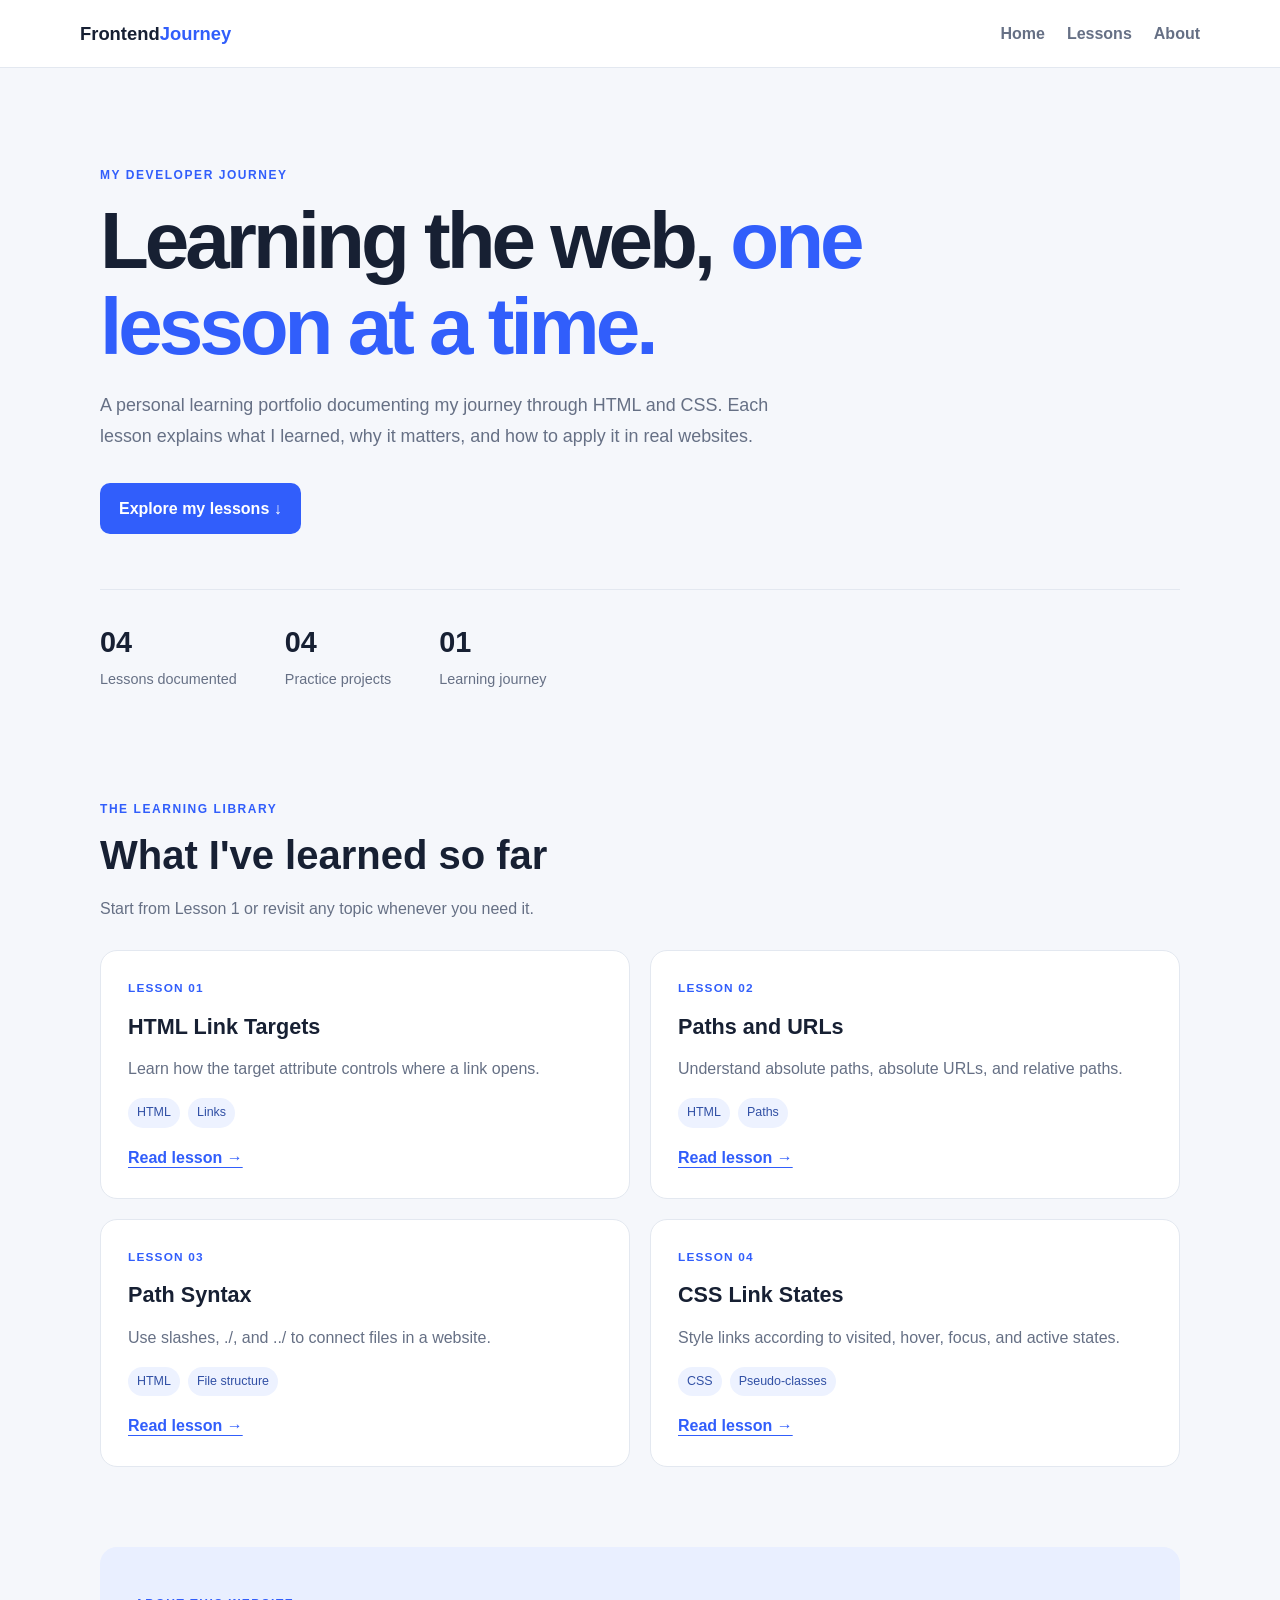
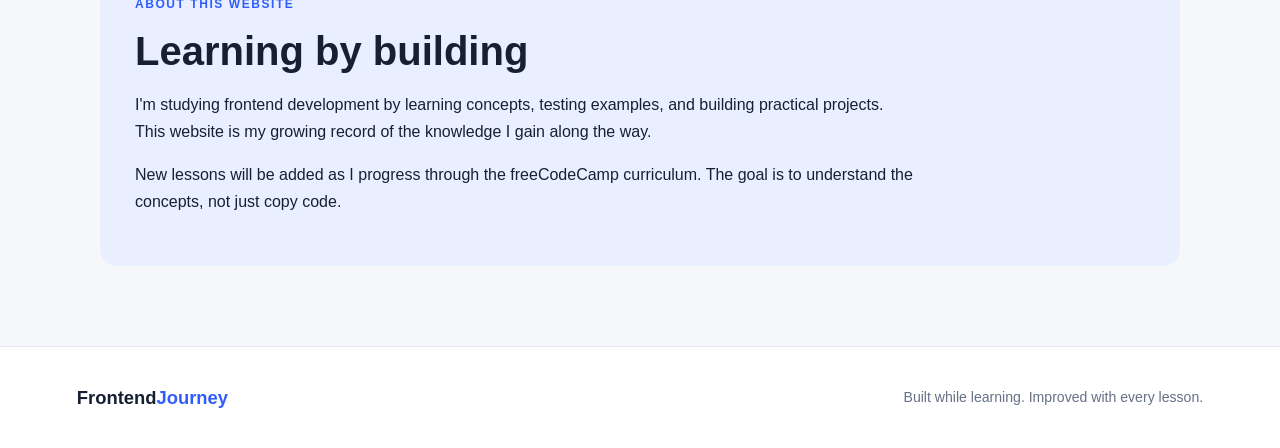
<file: index.html>
<!DOCTYPE html>
<html lang="en">
<head>
  <meta charset="UTF-8">
  <meta name="viewport" content="width=device-width, initial-scale=1.0">
  <meta name="description" content="My personal frontend development learning journey, with HTML and CSS lessons, examples, and projects.">
  <title>Frontend Journey | My Learning Portfolio</title>
  <link rel="stylesheet" href="css/site.css">
</head>
<body>
  <header class="header">
    <a class="logo" href="index.html">Frontend<span>Journey</span></a>
    <nav aria-label="Main navigation">
      <a href="index.html" aria-current="page">Home</a>
      <a href="#lessons">Lessons</a>
      <a href="#about">About</a>
    </nav>
  </header>

  <main>
    <section class="hero">
      <p class="eyebrow">MY DEVELOPER JOURNEY</p>
      <h1>Learning the web, <span>one lesson at a time.</span></h1>
      <p class="lead">
        A personal learning portfolio documenting my journey through
        HTML and CSS. Each lesson explains what I learned, why it matters,
        and how to apply it in real websites.
      </p>
      <a class="button" href="#lessons">Explore my lessons ↓</a>
      <div class="stats">
        <div><strong>04</strong><span>Lessons documented</span></div>
        <div><strong>04</strong><span>Practice projects</span></div>
        <div><strong>01</strong><span>Learning journey</span></div>
      </div>
    </section>

    <section class="section" id="lessons">
      <div class="section-heading">
        <p class="eyebrow">THE LEARNING LIBRARY</p>
        <h2>What I've learned so far</h2>
        <p>Start from Lesson 1 or revisit any topic whenever you need it.</p>
      </div>

      <div class="lesson-grid">
        <article class="lesson-card">
          <span class="lesson-number">LESSON 01</span>
          <h3>HTML Link Targets</h3>
          <p>Learn how the target attribute controls where a link opens.</p>
          <div class="tag-list"><span>HTML</span><span>Links</span></div>
          <a href="lessons/lesson-01.html">Read lesson →</a>
        </article>

        <article class="lesson-card">
          <span class="lesson-number">LESSON 02</span>
          <h3>Paths and URLs</h3>
          <p>Understand absolute paths, absolute URLs, and relative paths.</p>
          <div class="tag-list"><span>HTML</span><span>Paths</span></div>
          <a href="lessons/lesson-02.html">Read lesson →</a>
        </article>

        <article class="lesson-card">
          <span class="lesson-number">LESSON 03</span>
          <h3>Path Syntax</h3>
          <p>Use slashes, ./, and ../ to connect files in a website.</p>
          <div class="tag-list"><span>HTML</span><span>File structure</span></div>
          <a href="lessons/lesson-03.html">Read lesson →</a>
        </article>

        <article class="lesson-card">
          <span class="lesson-number">LESSON 04</span>
          <h3>CSS Link States</h3>
          <p>Style links according to visited, hover, focus, and active states.</p>
          <div class="tag-list"><span>CSS</span><span>Pseudo-classes</span></div>
          <a href="lessons/lesson-04.html">Read lesson →</a>
        </article>
      </div>
    </section>

    <section class="about-panel" id="about">
      <p class="eyebrow">ABOUT THIS WEBSITE</p>
      <h2>Learning by building</h2>
      <p>
        I'm studying frontend development by learning concepts, testing
        examples, and building practical projects. This website is my
        growing record of the knowledge I gain along the way.
      </p>
      <p>
        New lessons will be added as I progress through the freeCodeCamp
        curriculum. The goal is to understand the concepts, not just copy code.
      </p>
    </section>
  </main>

  <footer>
    <a class="logo" href="index.html">Frontend<span>Journey</span></a>
    <p>Built while learning. Improved with every lesson.</p>
  </footer>
</body>
</html>
</file>
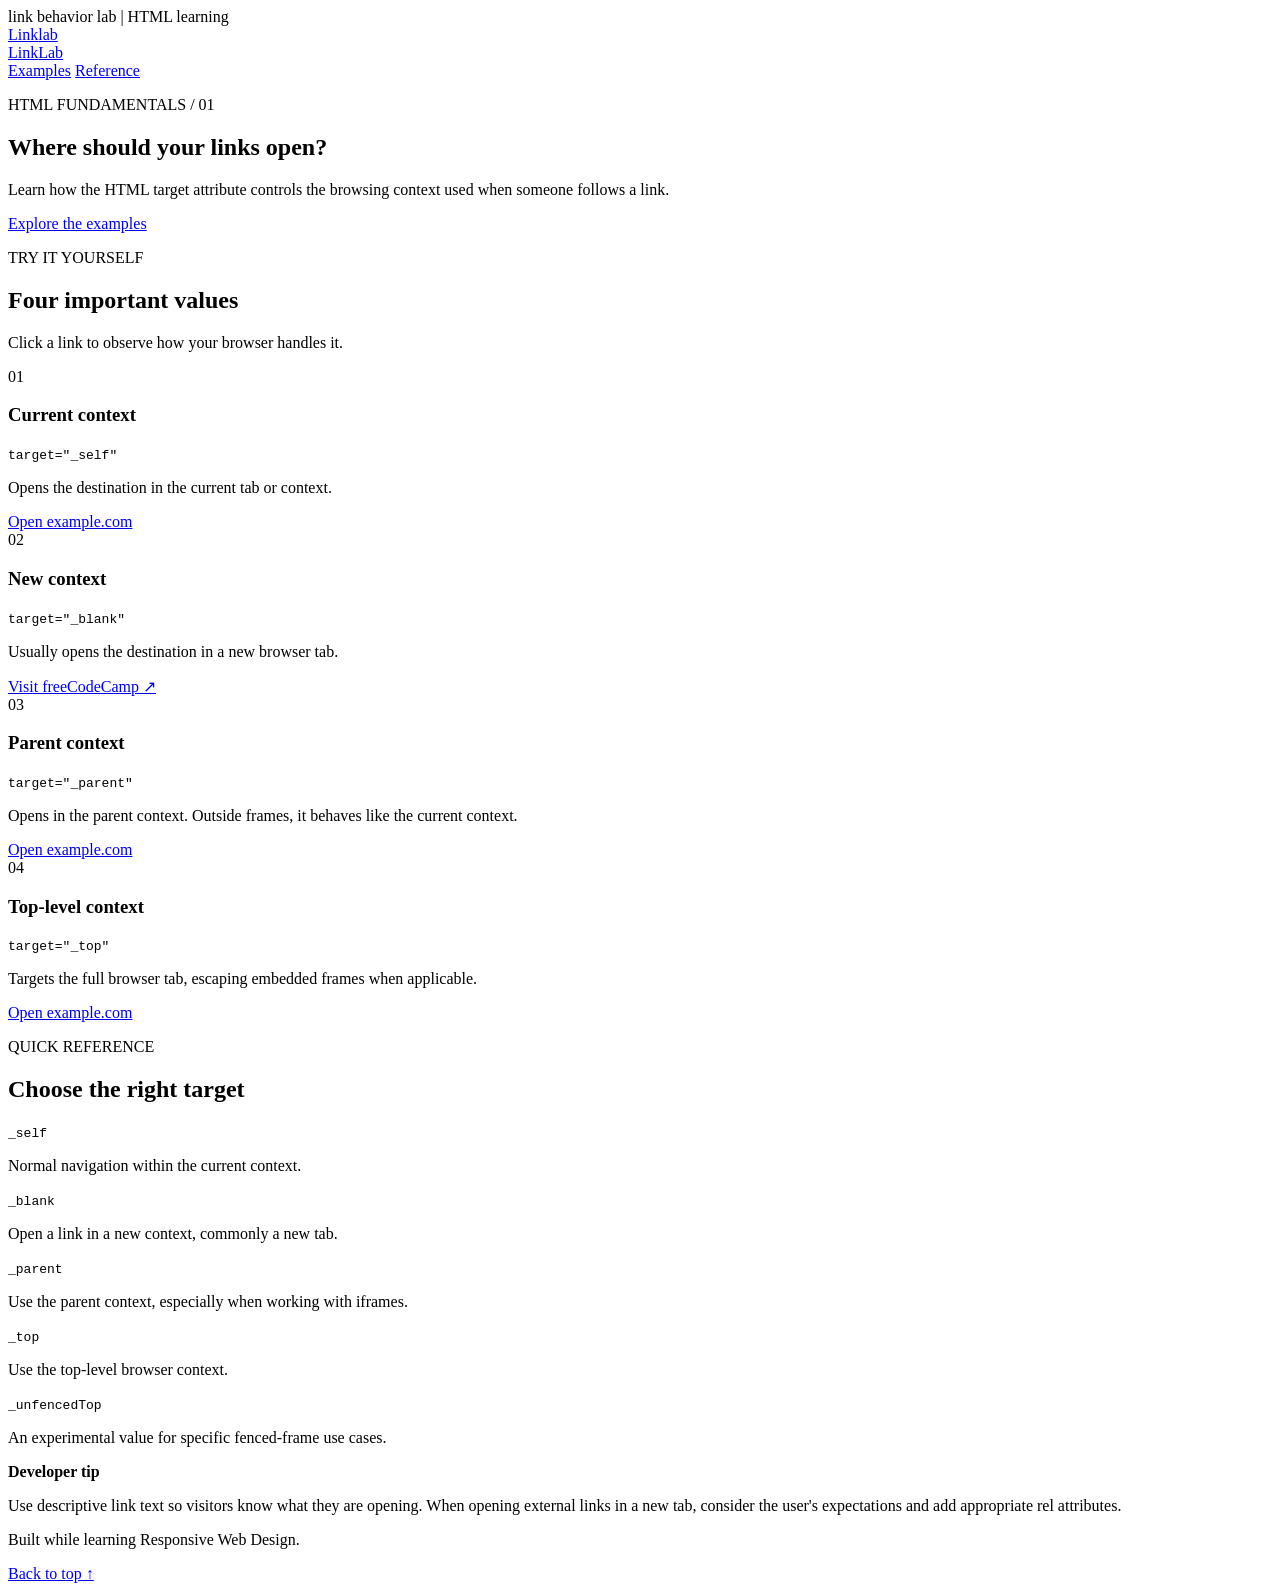
<file: link-behavior-lab/index.html>
<!DOCTYPE html>
<html lang="en">
<head>
<meta charset="UTF-8">
<meta name="viewport" content="width=device-width, initial-scale=1.0">
<meta name="description" content+"an interactive beginner-friendly guide to HTML anchor target values“》
<title>link behavior lab | HTML learning</title>
</head>
<body>
<header class="site-header">
<a class="logo" href="#home">Link<span>lab</span></a>

<nav aria-label="Main navigation">
 <a class="logo" href="#home">Link<span>Lab</span></a>
<nav aria-label="Main navigation">
      <a href="#examples">Examples</a>
      <a href="#reference">Reference</a>
    </nav>
  </header>

<main id="home">
    <section class="hero">
      <p class="eyebrow">HTML FUNDAMENTALS / 01</p>
      <h1>Where should your links <span>open?</span></h1>
      <p class="intro">
        Learn how the HTML target attribute controls the browsing
        context used when someone follows a link.
      </p>
      <a class="primary-link" href="#examples">Explore the examples</a>
    </section>

    <section class="section" id="examples">
      <div class="section-heading">
        <p class="eyebrow">TRY IT YOURSELF</p>
        <h2>Four important values</h2>
        <p>Click a link to observe how your browser handles it.</p>
      </div>

      <div class="card-grid">
        <article class="card">
          <span class="number">01</span>
          <h3>Current context</h3>
          <code>target="_self"</code>
          <p>Opens the destination in the current tab or context.</p>
          <a href="https://example.com" target="_self">Open example.com</a>
        </article>

        <article class="card featured">
          <span class="number">02</span>
          <h3>New context</h3>
          <code>target="_blank"</code>
          <p>Usually opens the destination in a new browser tab.</p>
          <a href="https://freecodecamp.org"
             target="_blank"
             rel="noopener noreferrer">Visit freeCodeCamp ↗</a>
        </article>

        <article class="card">
          <span class="number">03</span>
          <h3>Parent context</h3>
          <code>target="_parent"</code>
          <p>Opens in the parent context. Outside frames, it behaves like the current context.</p>
          <a href="https://example.com" target="_parent">Open example.com</a>
        </article>

        <article class="card">
          <span class="number">04</span>
          <h3>Top-level context</h3>
          <code>target="_top"</code>
          <p>Targets the full browser tab, escaping embedded frames when applicable.</p>
          <a href="https://example.com" target="_top">Open example.com</a>
        </article>
      </div>
    </section>

    <section class="reference" id="reference">
      <p class="eyebrow">QUICK REFERENCE</p>
      <h2>Choose the right target</h2>
      <div class="reference-row">
        <code>_self</code>
        <p>Normal navigation within the current context.</p>
      </div>
      <div class="reference-row">
        <code>_blank</code>
        <p>Open a link in a new context, commonly a new tab.</p>
      </div>
      <div class="reference-row">
        <code>_parent</code>
        <p>Use the parent context, especially when working with iframes.</p>
      </div>
      <div class="reference-row">
        <code>_top</code>
        <p>Use the top-level browser context.</p>
      </div>
      <div class="reference-row">
        <code>_unfencedTop</code>
        <p>An experimental value for specific fenced-frame use cases.</p>
      </div>
    </section>

    <aside class="tip">
      <strong>Developer tip</strong>
      <p>
        Use descriptive link text so visitors know what they are opening.
        When opening external links in a new tab, consider the user's
        expectations and add appropriate rel attributes.
      </p>
    </aside>
  </main>

  <footer>
    <p>Built while learning Responsive Web Design.</p>
    <a href="#home">Back to top ↑</a>
  </footer>
</body>
</html>
</file>
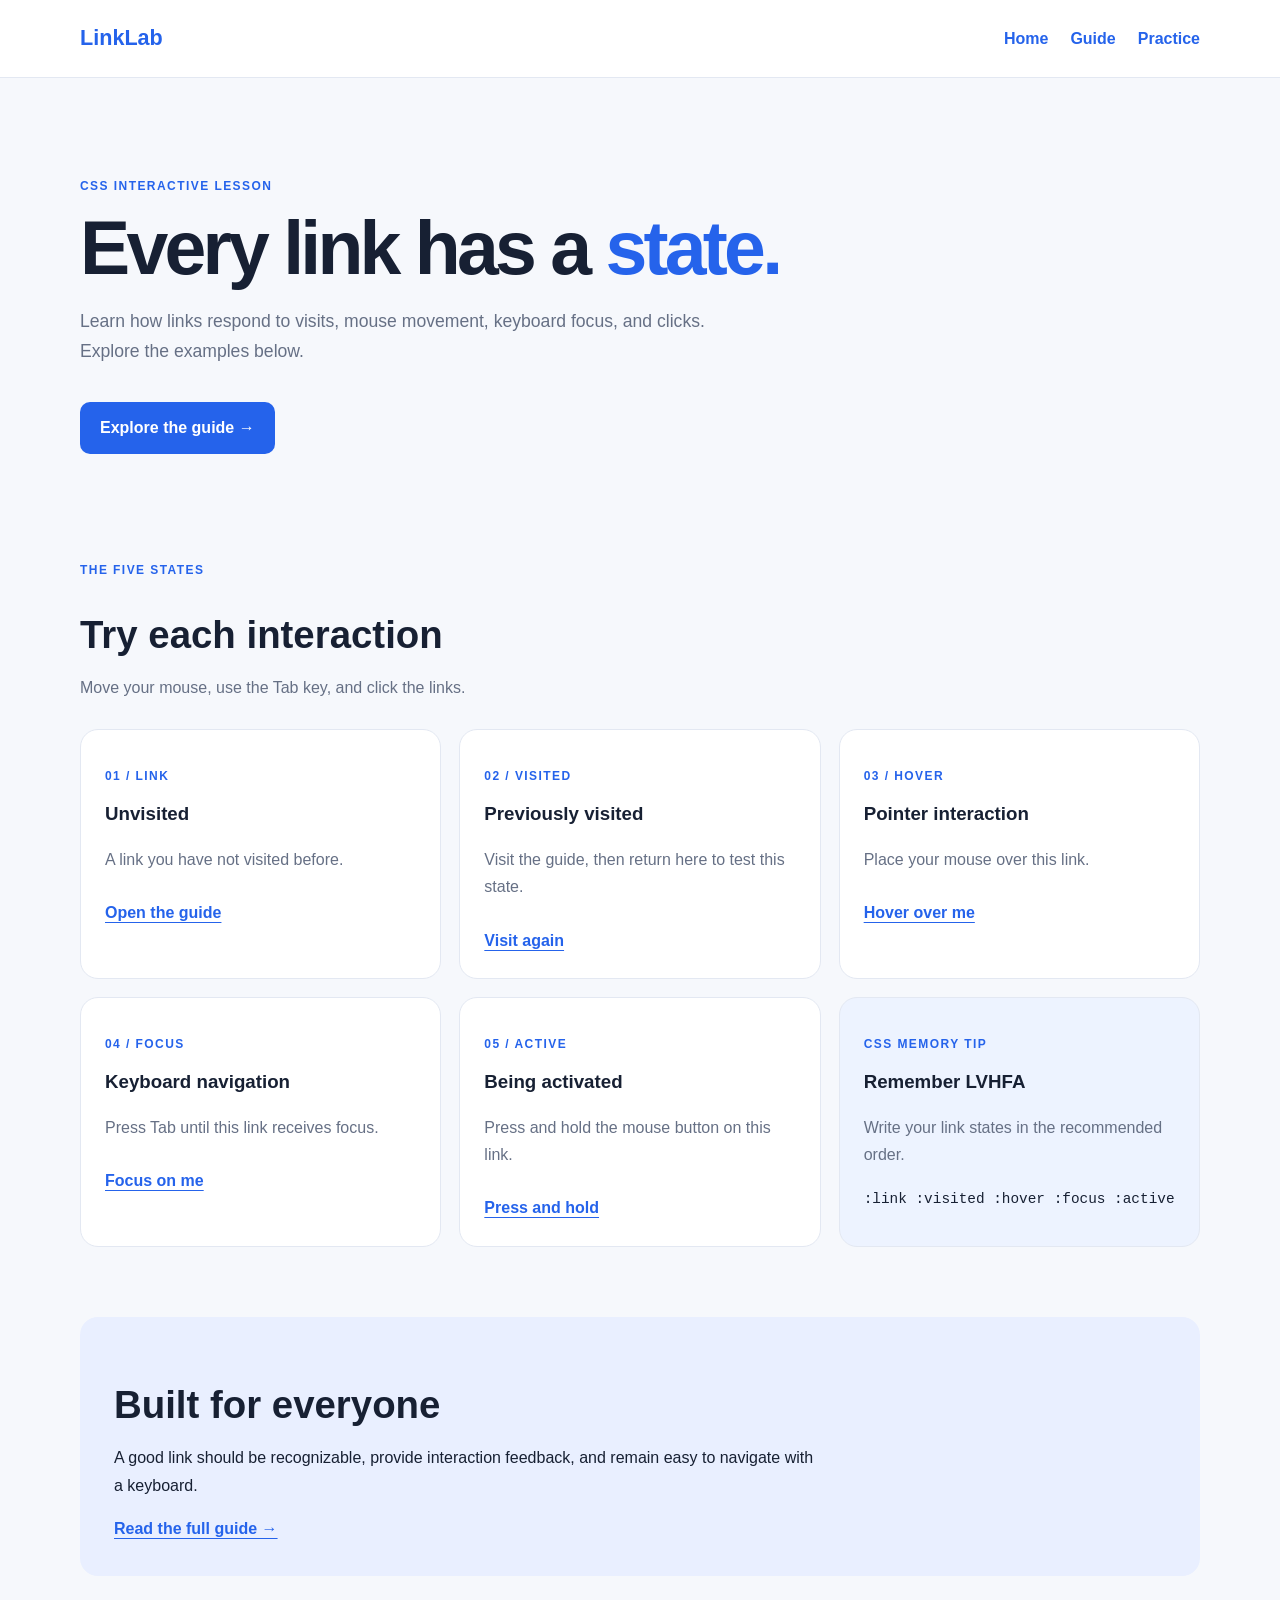
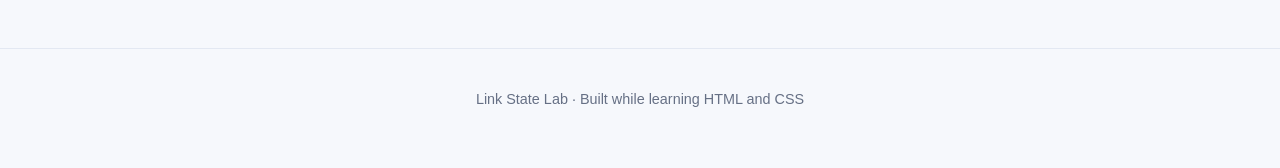
<file: link-state-lab/index.html>
<!DOCTYPE html>
<html lang="en">
<head>
  <meta charset="UTF-8">
  <meta name="viewport" content="width=device-width, initial-scale=1.0">
  <meta name="description" content="An interactive playground for learning CSS link states.">
  <title>Link State Lab | Learn CSS</title>
  <link rel="stylesheet" href="css/style.css">
</head>
<body>
  <header class="site-header">
    <a class="brand" href="index.html">Link<span>Lab</span></a>
    <nav aria-label="Main navigation">
      <a href="index.html">Home</a>
      <a href="pages/guide.html">Guide</a>
      <a href="#practice">Practice</a>
    </nav>
  </header>

  <main>
    <section class="hero">
      <p class="eyebrow">CSS INTERACTIVE LESSON</p>
      <h1>Every link has a <span>state.</span></h1>
      <p class="intro">
        Learn how links respond to visits, mouse movement, keyboard
        focus, and clicks. Explore the examples below.
      </p>
      <a class="primary-link" href="pages/guide.html">
        Explore the guide <span aria-hidden="true">→</span>
      </a>
    </section>

    <section class="lesson-section" id="practice">
      <div class="section-heading">
        <p class="eyebrow">THE FIVE STATES</p>
        <h2>Try each interaction</h2>
        <p>Move your mouse, use the Tab key, and click the links.</p>
      </div>

      <div class="state-grid">
        <article class="state-card">
          <p class="state-number">01 / LINK</p>
          <h3>Unvisited</h3>
          <p>A link you have not visited before.</p>
          <a class="demo-link" href="pages/guide.html">Open the guide</a>
        </article>

        <article class="state-card">
          <p class="state-number">02 / VISITED</p>
          <h3>Previously visited</h3>
          <p>Visit the guide, then return here to test this state.</p>
          <a class="demo-link" href="pages/guide.html">Visit again</a>
        </article>

        <article class="state-card">
          <p class="state-number">03 / HOVER</p>
          <h3>Pointer interaction</h3>
          <p>Place your mouse over this link.</p>
          <a class="demo-link" href="pages/guide.html">Hover over me</a>
        </article>

        <article class="state-card">
          <p class="state-number">04 / FOCUS</p>
          <h3>Keyboard navigation</h3>
          <p>Press Tab until this link receives focus.</p>
          <a class="demo-link" href="pages/guide.html">Focus on me</a>
        </article>

        <article class="state-card">
          <p class="state-number">05 / ACTIVE</p>
          <h3>Being activated</h3>
          <p>Press and hold the mouse button on this link.</p>
          <a class="demo-link" href="pages/guide.html">Press and hold</a>
        </article>

        <article class="state-card code-card">
          <p class="state-number">CSS MEMORY TIP</p>
          <h3>Remember LVHFA</h3>
          <p>Write your link states in the recommended order.</p>
          <code>:link :visited :hover :focus :active</code>
        </article>
      </div>
    </section>

    <section class="tip-panel">
      <h2>Built for everyone</h2>
      <p>
        A good link should be recognizable, provide interaction feedback,
        and remain easy to navigate with a keyboard.
      </p>
      <a href="pages/guide.html">Read the full guide →</a>
    </section>
  </main>

  <footer>
    <p>Link State Lab · Built while learning HTML and CSS</p>
  </footer>
</body>
</html>
</file>
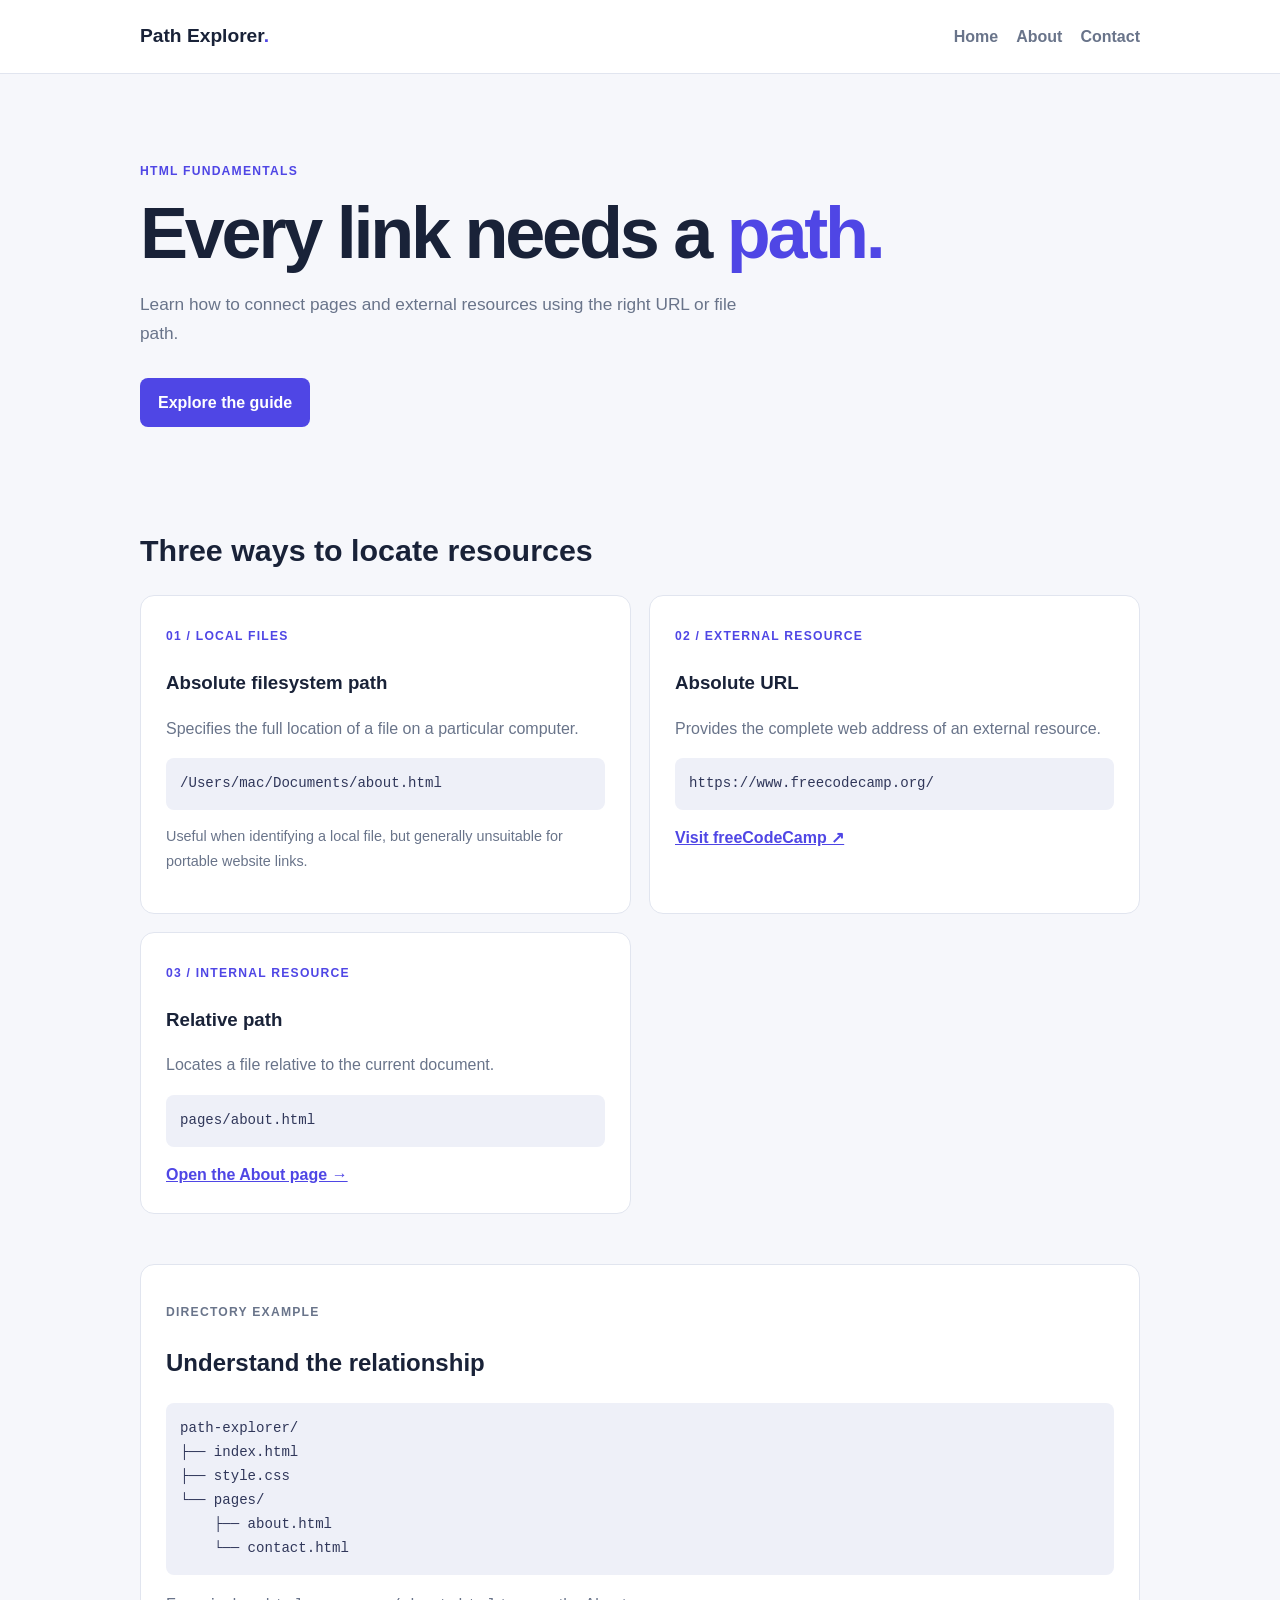
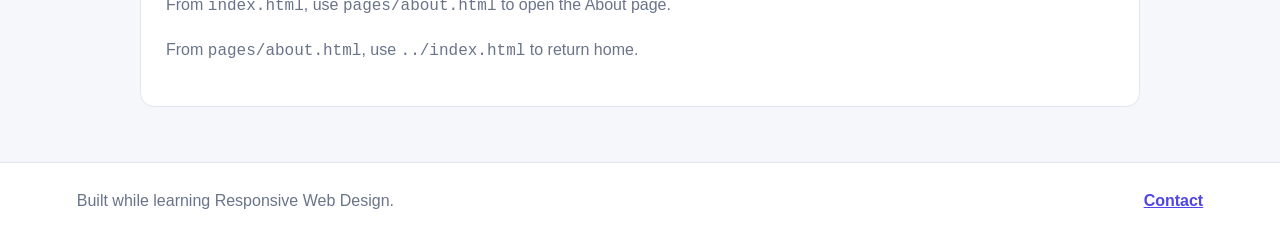
<file: path-explorer/index.html>
<!DOCTYPE html>
<html lang="en">
<head>
  <meta charset="UTF-8">
  <meta name="viewport" content="width=device-width, initial-scale=1.0">
  <meta name="description" content="Learn absolute URLs and relative file paths with practical examples.">
  <title>Path Explorer | Learn HTML</title>
  <link rel="stylesheet" href="style.css">
</head>
<body>
  <header class="header">
    <a class="brand" href="index.html">Path Explorer<span>.</span></a>
    <nav aria-label="Main navigation">
      <a href="index.html">Home</a>
      <a href="pages/about.html">About</a>
      <a href="pages/contact.html">Contact</a>
    </nav>
  </header>

  <main>
    <section class="hero">
      <p class="eyebrow">HTML FUNDAMENTALS</p>
      <h1>Every link needs a <span>path.</span></h1>
      <p>Learn how to connect pages and external resources using the right URL or file path.</p>
      <a class="button" href="pages/about.html">Explore the guide</a>
    </section>

    <section class="content">
      <h2>Three ways to locate resources</h2>

      <article class="lesson-card">
        <span class="tag">01 / LOCAL FILES</span>
        <h3>Absolute filesystem path</h3>
        <p>Specifies the full location of a file on a particular computer.</p>
        <pre><code>/Users/mac/Documents/about.html</code></pre>
        <p class="note">Useful when identifying a local file, but generally unsuitable for portable website links.</p>
      </article>

      <article class="lesson-card">
        <span class="tag">02 / EXTERNAL RESOURCE</span>
        <h3>Absolute URL</h3>
        <p>Provides the complete web address of an external resource.</p>
        <pre><code>https://www.freecodecamp.org/</code></pre>
        <a href="https://www.freecodecamp.org/" target="_blank" rel="noopener noreferrer">
          Visit freeCodeCamp ↗
        </a>
      </article>

      <article class="lesson-card">
        <span class="tag">03 / INTERNAL RESOURCE</span>
        <h3>Relative path</h3>
        <p>Locates a file relative to the current document.</p>
        <pre><code>pages/about.html</code></pre>
        <a href="pages/about.html">Open the About page →</a>
      </article>
    </section>

    <section class="path-example">
      <p class="eyebrow">DIRECTORY EXAMPLE</p>
      <h2>Understand the relationship</h2>
      <pre><code>path-explorer/
├── index.html
├── style.css
└── pages/
    ├── about.html
    └── contact.html</code></pre>
      <p>From <code>index.html</code>, use <code>pages/about.html</code> to open the About page.</p>
      <p>From <code>pages/about.html</code>, use <code>../index.html</code> to return home.</p>
    </section>
  </main>

  <footer>
    <p>Built while learning Responsive Web Design.</p>
    <a href="pages/contact.html">Contact</a>
  </footer>
</body>
</html>
</file>
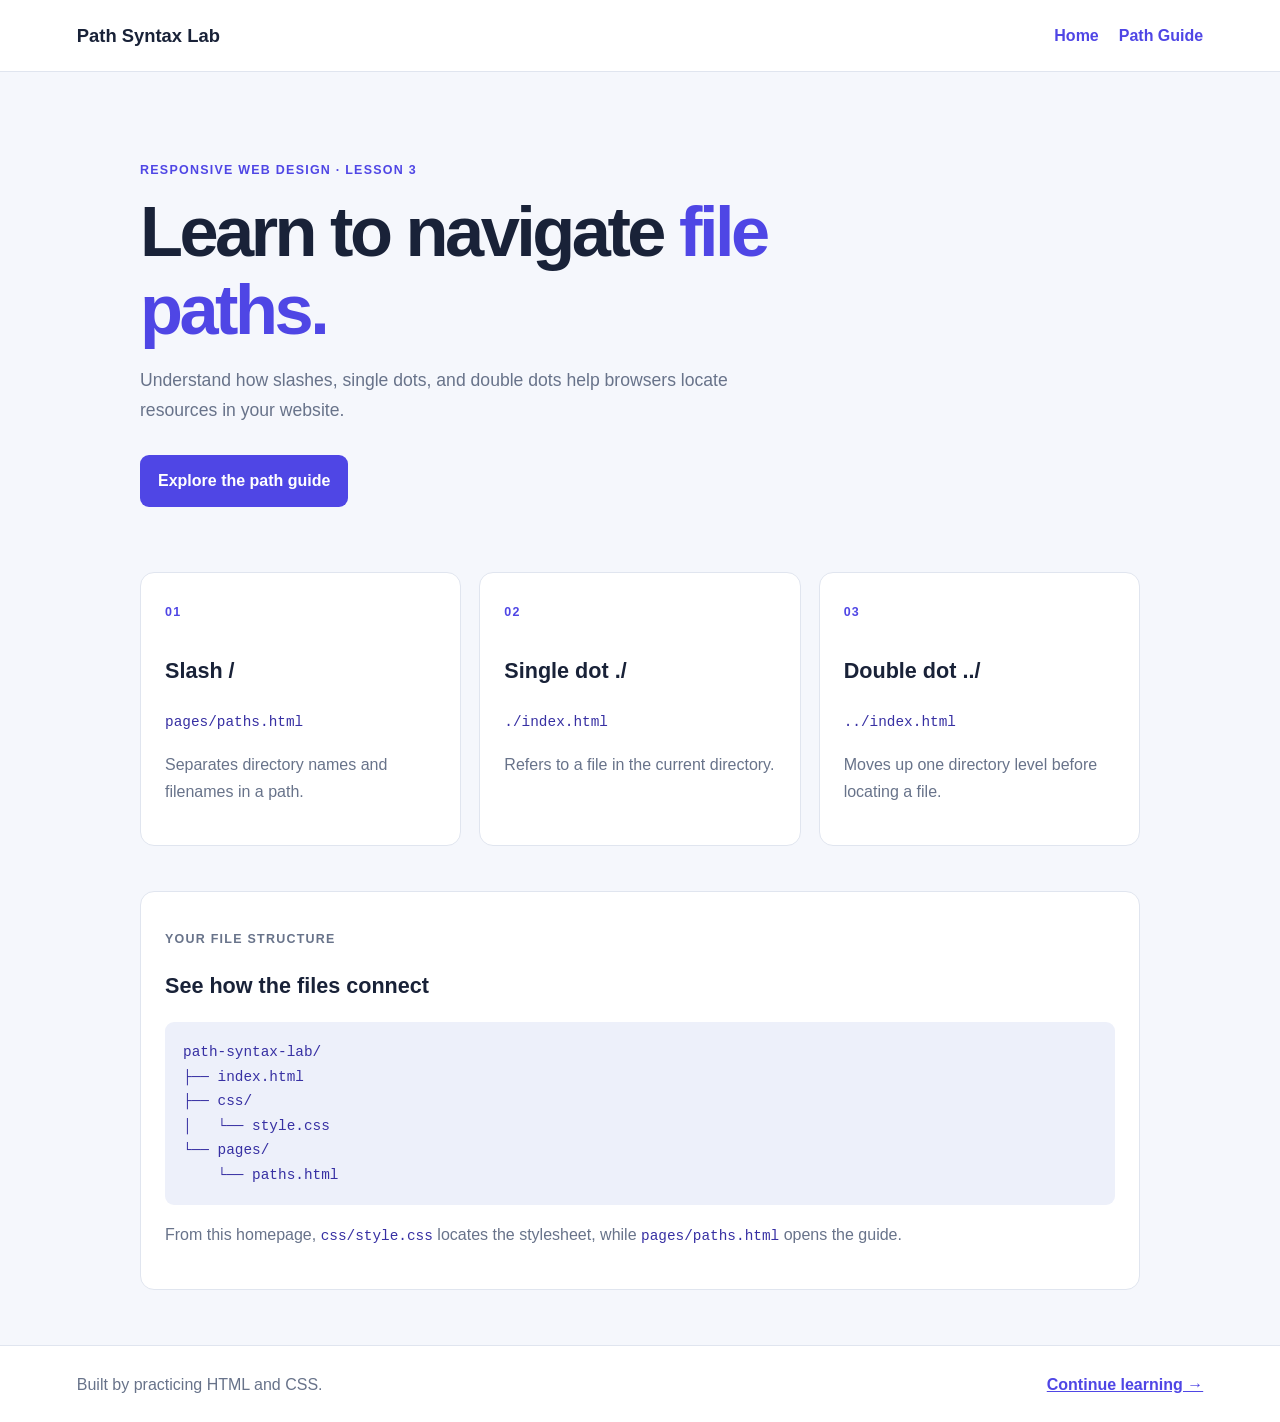
<file: path-syntax-lab/index.html>
<!DOCTYPE html>
<html lang="en">
<head>
  <meta charset="UTF-8">
  <meta name="viewport" content="width=device-width, initial-scale=1.0">
  <title>Path Syntax Lab</title>
  <link rel="stylesheet" href="css/style.css">
</head>
<body>
  <header class="header">
    <a class="brand" href="index.html">Path Syntax Lab</a>
    <nav aria-label="Main navigation">
      <a href="index.html">Home</a>
      <a href="pages/paths.html">Path Guide</a>
    </nav>
  </header>

  <main>
    <section class="hero">
      <p class="eyebrow">RESPONSIVE WEB DESIGN · LESSON 3</p>
      <h1>Learn to navigate <span>file paths.</span></h1>
      <p>
        Understand how slashes, single dots, and double dots help
        browsers locate resources in your website.
      </p>
      <a class="button" href="pages/paths.html">Explore the path guide</a>
    </section>

    <section class="grid">
      <article class="card">
        <span class="number">01</span>
        <h2>Slash /</h2>
        <code>pages/paths.html</code>
        <p>Separates directory names and filenames in a path.</p>
      </article>

      <article class="card">
        <span class="number">02</span>
        <h2>Single dot ./</h2>
        <code>./index.html</code>
        <p>Refers to a file in the current directory.</p>
      </article>

      <article class="card">
        <span class="number">03</span>
        <h2>Double dot ../</h2>
        <code>../index.html</code>
        <p>Moves up one directory level before locating a file.</p>
      </article>
    </section>

    <section class="example">
      <p class="eyebrow">YOUR FILE STRUCTURE</p>
      <h2>See how the files connect</h2>
      <pre><code>path-syntax-lab/
├── index.html
├── css/
│   └── style.css
└── pages/
    └── paths.html</code></pre>
      <p>
        From this homepage, <code>css/style.css</code> locates the
        stylesheet, while <code>pages/paths.html</code> opens the guide.
      </p>
    </section>
  </main>

  <footer>
    <p>Built by practicing HTML and CSS.</p>
    <a href="pages/paths.html">Continue learning →</a>
  </footer>
</body>
</html>
</file>
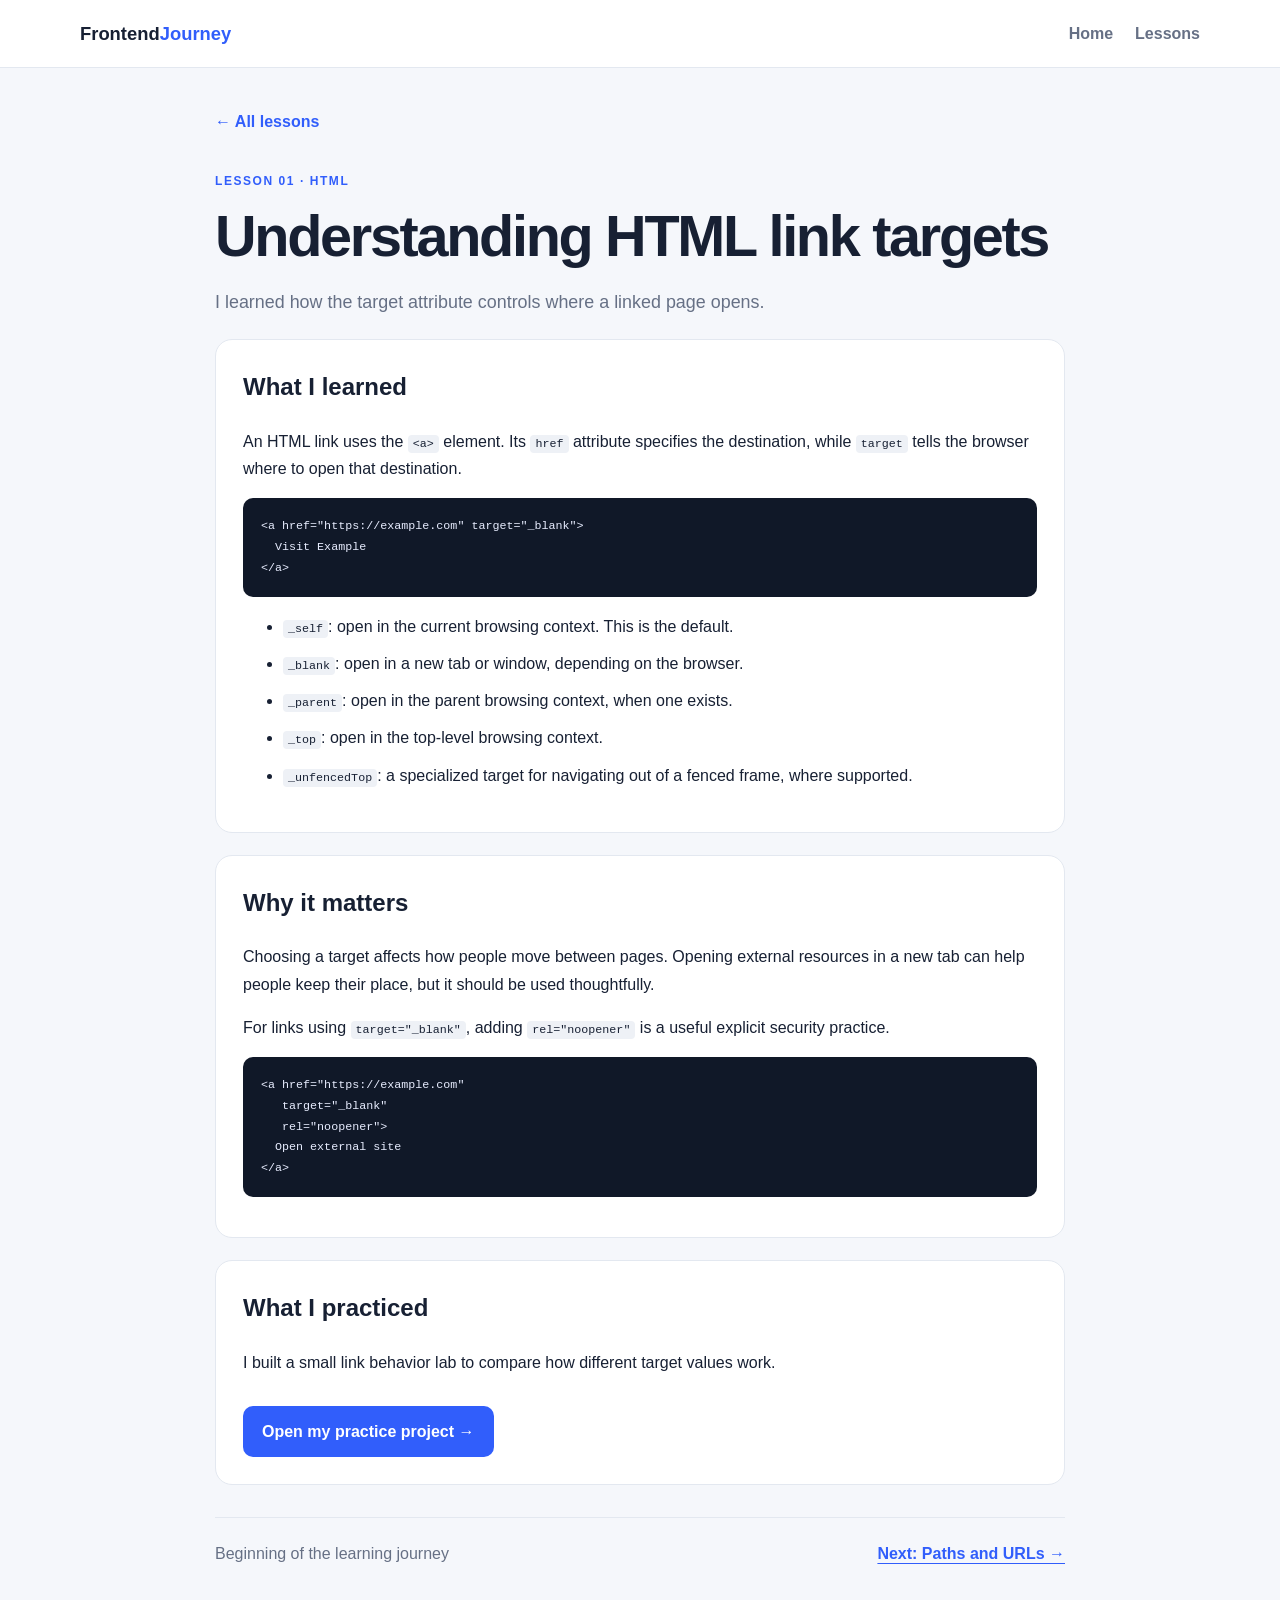
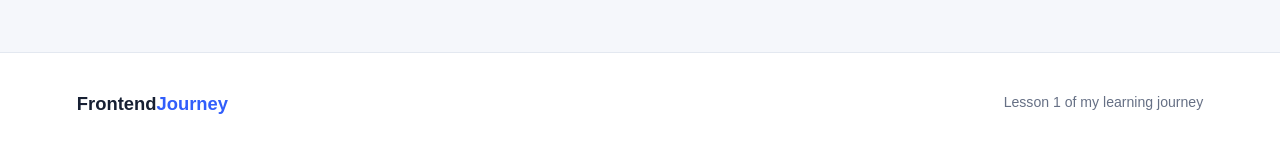
<file: lessons/lesson-01.html>
<!DOCTYPE html>
<html lang="en">
<head>
  <meta charset="UTF-8">
  <meta name="viewport" content="width=device-width, initial-scale=1.0">
  <title>Lesson 1: Link Targets | Frontend Journey</title>
  <link rel="stylesheet" href="../css/site.css">
</head>
<body>
  <header class="header">
    <a class="logo" href="../index.html">Frontend<span>Journey</span></a>
    <nav aria-label="Main navigation">
      <a href="../index.html">Home</a>
      <a href="../index.html#lessons">Lessons</a>
    </nav>
  </header>
  <main class="article">
    <a class="back-link" href="../index.html">← All lessons</a>
    <p class="eyebrow">LESSON 01 · HTML</p>
    <h1>Understanding HTML link targets</h1>
    <p class="lead">I learned how the target attribute controls where a linked page opens.</p>

    <section class="content-card">
      <h2>What I learned</h2>
      <p>An HTML link uses the <code>&lt;a&gt;</code> element. Its <code>href</code> attribute specifies the destination, while <code>target</code> tells the browser where to open that destination.</p>
      <pre><code>&lt;a href="https://example.com" target="_blank"&gt;
  Visit Example
&lt;/a&gt;</code></pre>
      <ul>
        <li><code>_self</code>: open in the current browsing context. This is the default.</li>
        <li><code>_blank</code>: open in a new tab or window, depending on the browser.</li>
        <li><code>_parent</code>: open in the parent browsing context, when one exists.</li>
        <li><code>_top</code>: open in the top-level browsing context.</li>
        <li><code>_unfencedTop</code>: a specialized target for navigating out of a fenced frame, where supported.</li>
      </ul>
    </section>

    <section class="content-card">
      <h2>Why it matters</h2>
      <p>Choosing a target affects how people move between pages. Opening external resources in a new tab can help people keep their place, but it should be used thoughtfully.</p>
      <p>For links using <code>target="_blank"</code>, adding <code>rel="noopener"</code> is a useful explicit security practice.</p>
      <pre><code>&lt;a href="https://example.com"
   target="_blank"
   rel="noopener"&gt;
  Open external site
&lt;/a&gt;</code></pre>
    </section>

    <section class="content-card">
      <h2>What I practiced</h2>
      <p>I built a small link behavior lab to compare how different target values work.</p>
      <a class="button" href="../link-behavior-lab/index.html">Open my practice project →</a>
    </section>

    <nav class="lesson-nav" aria-label="Lesson navigation">
      <span>Beginning of the learning journey</span>
      <a href="lesson-02.html">Next: Paths and URLs →</a>
    </nav>
  </main>
  <footer><a class="logo" href="../index.html">Frontend<span>Journey</span></a><p>Lesson 1 of my learning journey</p></footer>
</body>
</html>
</file>
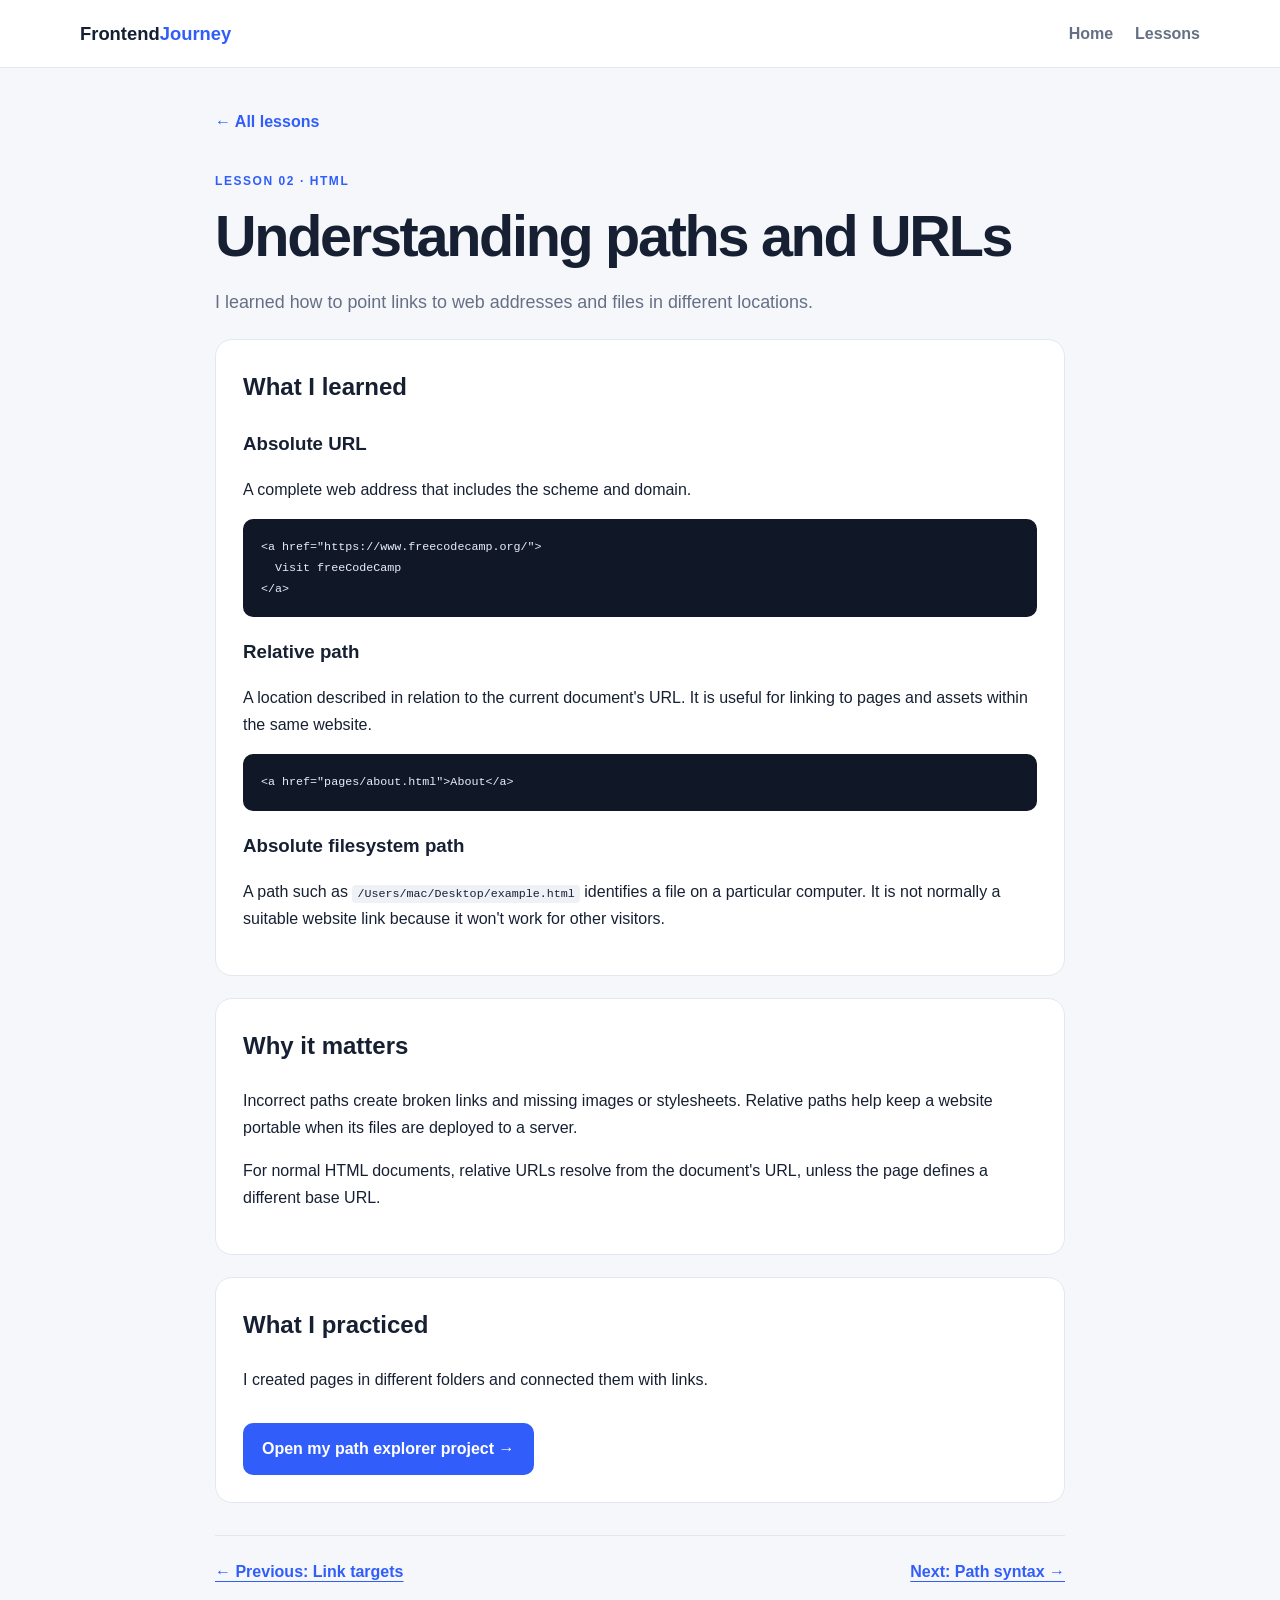
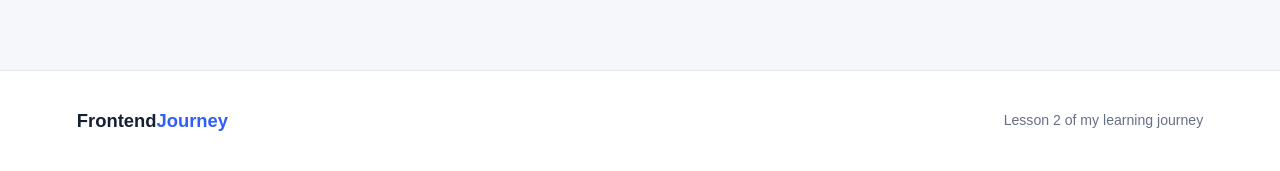
<file: lessons/lesson-02.html>
<!DOCTYPE html>
<html lang="en">
<head>
  <meta charset="UTF-8">
  <meta name="viewport" content="width=device-width, initial-scale=1.0">
  <title>Lesson 2: Paths and URLs | Frontend Journey</title>
  <link rel="stylesheet" href="../css/site.css">
</head>
<body>
  <header class="header">
    <a class="logo" href="../index.html">Frontend<span>Journey</span></a>
    <nav aria-label="Main navigation"><a href="../index.html">Home</a><a href="../index.html#lessons">Lessons</a></nav>
  </header>
  <main class="article">
    <a class="back-link" href="../index.html">← All lessons</a>
    <p class="eyebrow">LESSON 02 · HTML</p>
    <h1>Understanding paths and URLs</h1>
    <p class="lead">I learned how to point links to web addresses and files in different locations.</p>

    <section class="content-card">
      <h2>What I learned</h2>
      <h3>Absolute URL</h3>
      <p>A complete web address that includes the scheme and domain.</p>
      <pre><code>&lt;a href="https://www.freecodecamp.org/"&gt;
  Visit freeCodeCamp
&lt;/a&gt;</code></pre>

      <h3>Relative path</h3>
      <p>A location described in relation to the current document's URL. It is useful for linking to pages and assets within the same website.</p>
      <pre><code>&lt;a href="pages/about.html"&gt;About&lt;/a&gt;</code></pre>

      <h3>Absolute filesystem path</h3>
      <p>A path such as <code>/Users/mac/Desktop/example.html</code> identifies a file on a particular computer. It is not normally a suitable website link because it won't work for other visitors.</p>
    </section>

    <section class="content-card">
      <h2>Why it matters</h2>
      <p>Incorrect paths create broken links and missing images or stylesheets. Relative paths help keep a website portable when its files are deployed to a server.</p>
      <p>For normal HTML documents, relative URLs resolve from the document's URL, unless the page defines a different base URL.</p>
    </section>

    <section class="content-card">
      <h2>What I practiced</h2>
      <p>I created pages in different folders and connected them with links.</p>
      <a class="button" href="../path-explorer/index.html">Open my path explorer project →</a>
    </section>

    <nav class="lesson-nav" aria-label="Lesson navigation">
      <a href="lesson-01.html">← Previous: Link targets</a>
      <a href="lesson-03.html">Next: Path syntax →</a>
    </nav>
  </main>
  <footer><a class="logo" href="../index.html">Frontend<span>Journey</span></a><p>Lesson 2 of my learning journey</p></footer>
</body>
</html>
</file>
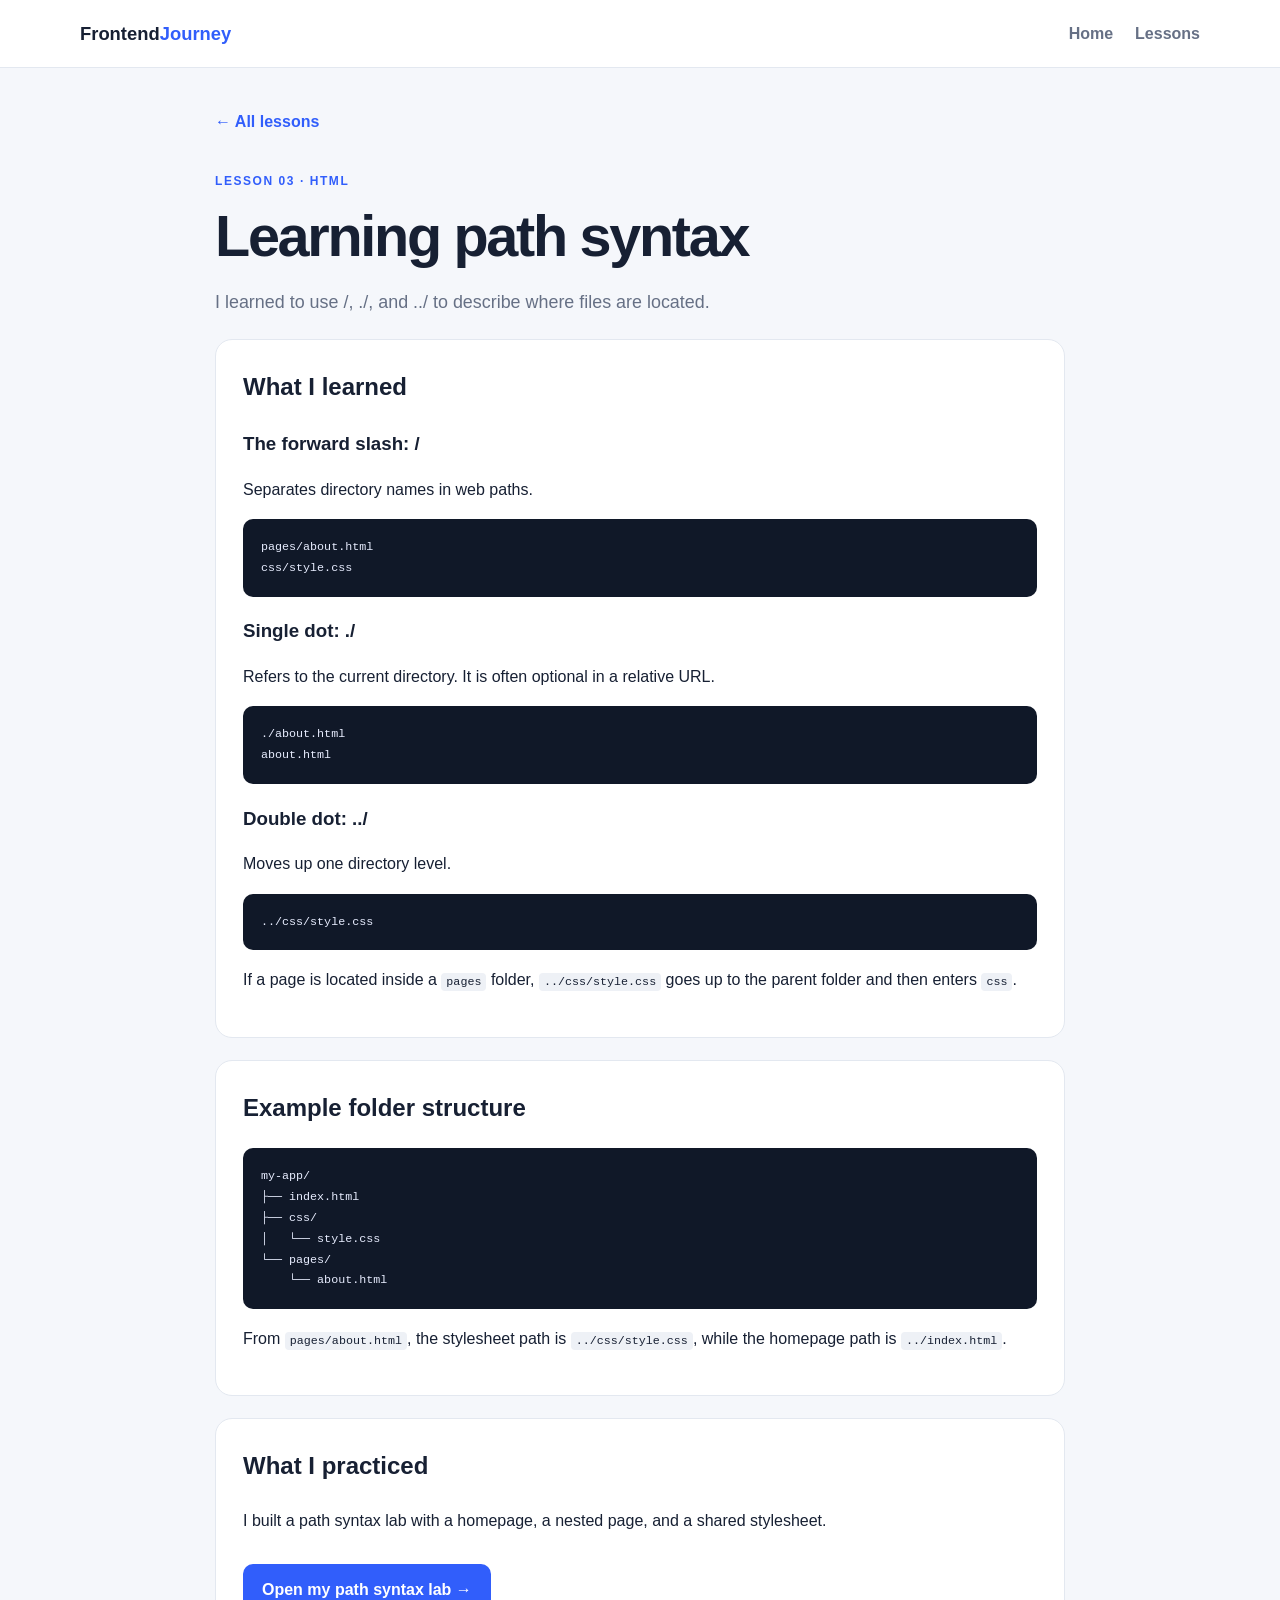
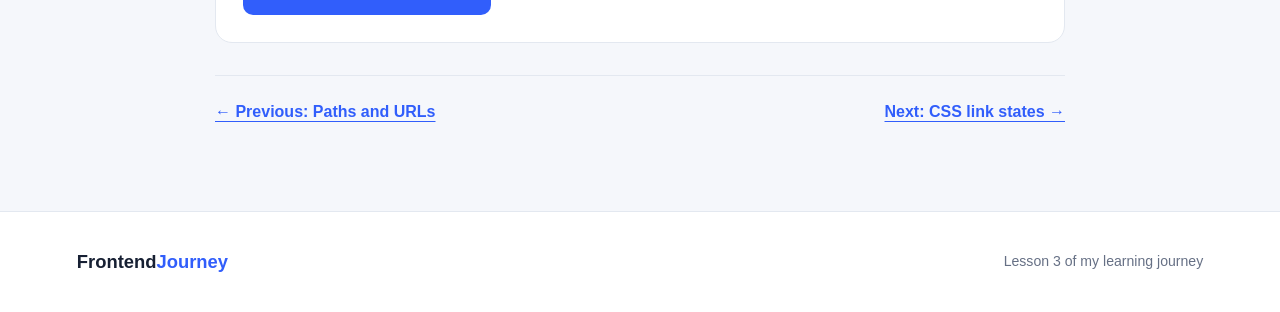
<file: lessons/lesson-03.html>
<!DOCTYPE html>
<html lang="en">
<head>
  <meta charset="UTF-8">
  <meta name="viewport" content="width=device-width, initial-scale=1.0">
  <title>Lesson 3: Path Syntax | Frontend Journey</title>
  <link rel="stylesheet" href="../css/site.css">
</head>
<body>
  <header class="header">
    <a class="logo" href="../index.html">Frontend<span>Journey</span></a>
    <nav aria-label="Main navigation"><a href="../index.html">Home</a><a href="../index.html#lessons">Lessons</a></nav>
  </header>
  <main class="article">
    <a class="back-link" href="../index.html">← All lessons</a>
    <p class="eyebrow">LESSON 03 · HTML</p>
    <h1>Learning path syntax</h1>
    <p class="lead">I learned to use /, ./, and ../ to describe where files are located.</p>

    <section class="content-card">
      <h2>What I learned</h2>
      <h3>The forward slash: /</h3>
      <p>Separates directory names in web paths.</p>
      <pre><code>pages/about.html
css/style.css</code></pre>

      <h3>Single dot: ./</h3>
      <p>Refers to the current directory. It is often optional in a relative URL.</p>
      <pre><code>./about.html
about.html</code></pre>

      <h3>Double dot: ../</h3>
      <p>Moves up one directory level.</p>
      <pre><code>../css/style.css</code></pre>
      <p>If a page is located inside a <code>pages</code> folder, <code>../css/style.css</code> goes up to the parent folder and then enters <code>css</code>.</p>
    </section>

    <section class="content-card">
      <h2>Example folder structure</h2>
      <pre><code>my-app/
├── index.html
├── css/
│   └── style.css
└── pages/
    └── about.html</code></pre>
      <p>From <code>pages/about.html</code>, the stylesheet path is <code>../css/style.css</code>, while the homepage path is <code>../index.html</code>.</p>
    </section>

    <section class="content-card">
      <h2>What I practiced</h2>
      <p>I built a path syntax lab with a homepage, a nested page, and a shared stylesheet.</p>
      <a class="button" href="../path-syntax-lab/index.html">Open my path syntax lab →</a>
    </section>

    <nav class="lesson-nav" aria-label="Lesson navigation">
      <a href="lesson-02.html">← Previous: Paths and URLs</a>
      <a href="lesson-04.html">Next: CSS link states →</a>
    </nav>
  </main>
  <footer><a class="logo" href="../index.html">Frontend<span>Journey</span></a><p>Lesson 3 of my learning journey</p></footer>
</body>
</html>
</file>
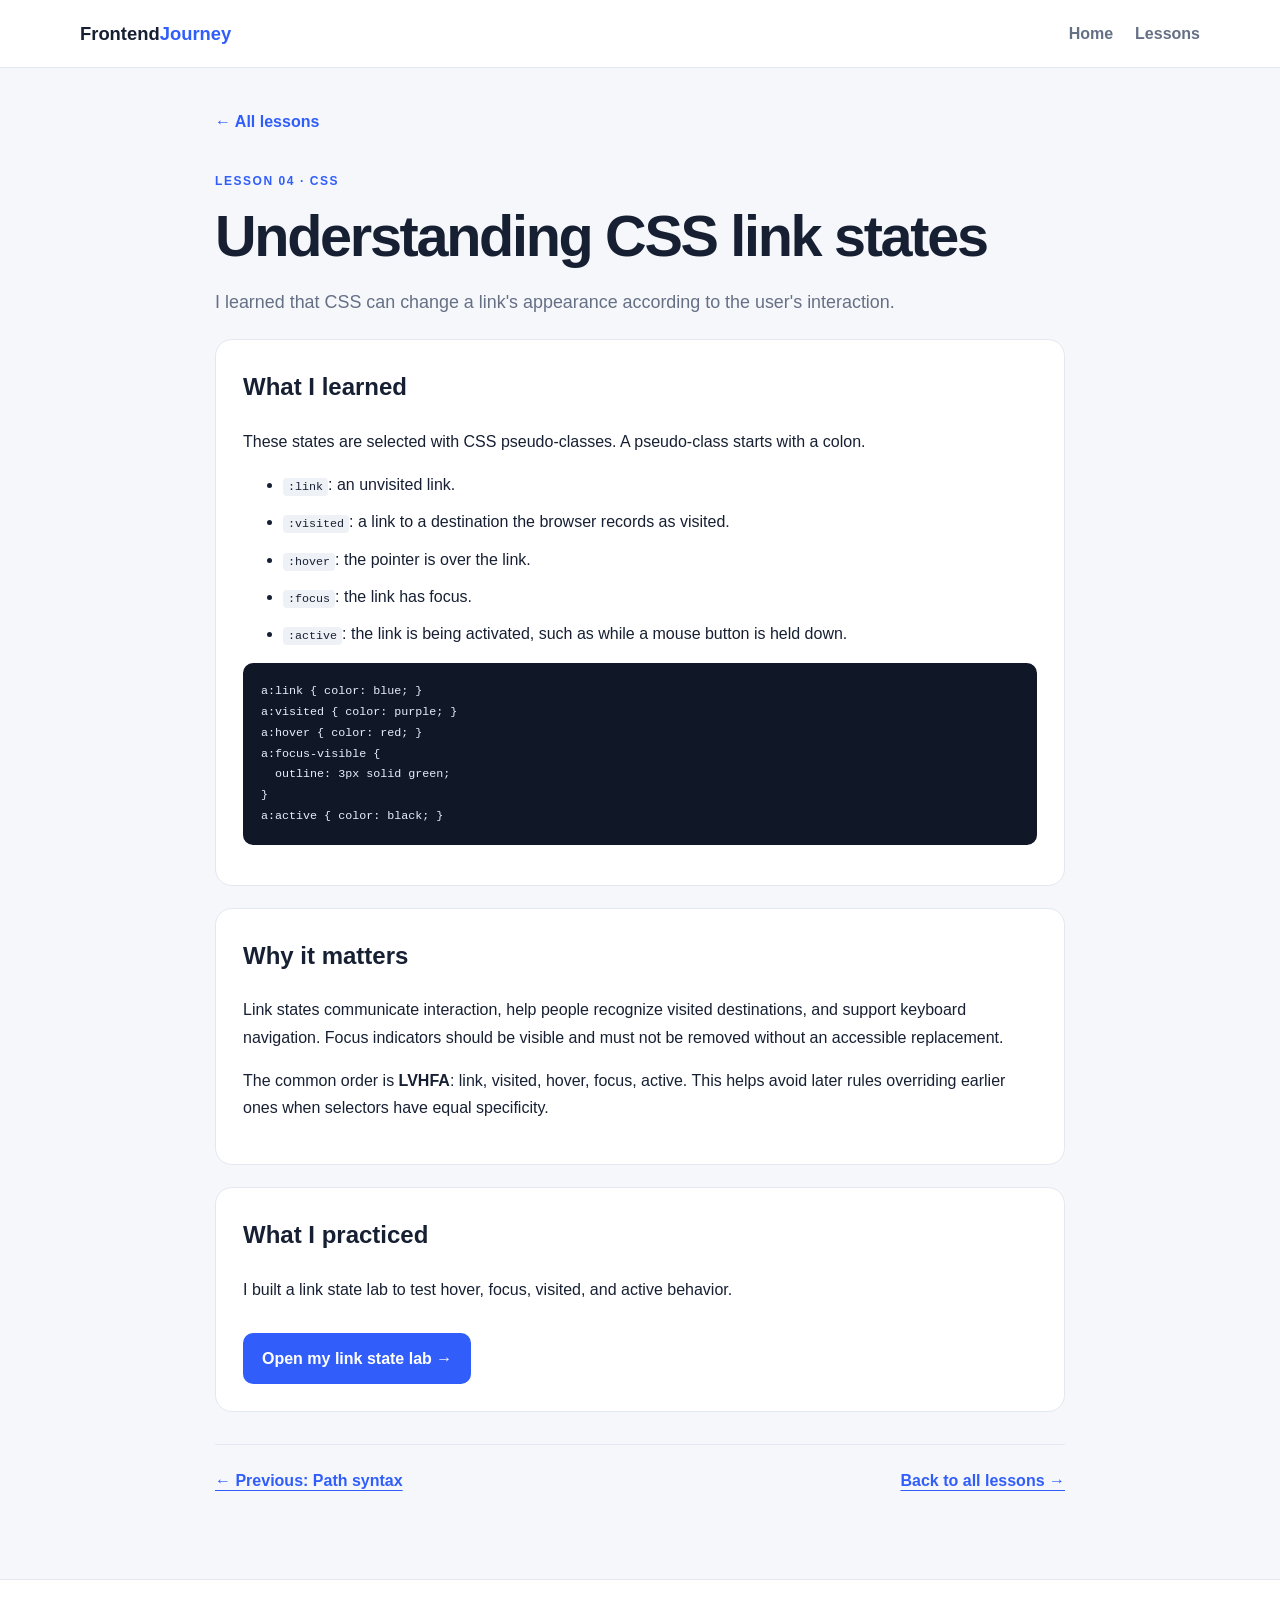
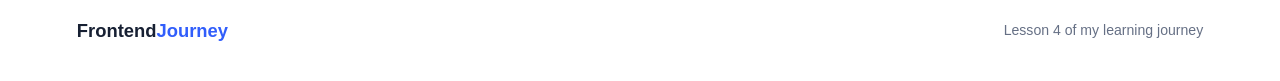
<file: lessons/lesson-04.html>
<!DOCTYPE html>
<html lang="en">
<head>
  <meta charset="UTF-8">
  <meta name="viewport" content="width=device-width, initial-scale=1.0">
  <title>Lesson 4: CSS Link States | Frontend Journey</title>
  <link rel="stylesheet" href="../css/site.css">
</head>
<body>
  <header class="header">
    <a class="logo" href="../index.html">Frontend<span>Journey</span></a>
    <nav aria-label="Main navigation"><a href="../index.html">Home</a><a href="../index.html#lessons">Lessons</a></nav>
  </header>
  <main class="article">
    <a class="back-link" href="../index.html">← All lessons</a>
    <p class="eyebrow">LESSON 04 · CSS</p>
    <h1>Understanding CSS link states</h1>
    <p class="lead">I learned that CSS can change a link's appearance according to the user's interaction.</p>

    <section class="content-card">
      <h2>What I learned</h2>
      <p>These states are selected with CSS pseudo-classes. A pseudo-class starts with a colon.</p>
      <ul>
        <li><code>:link</code>: an unvisited link.</li>
        <li><code>:visited</code>: a link to a destination the browser records as visited.</li>
        <li><code>:hover</code>: the pointer is over the link.</li>
        <li><code>:focus</code>: the link has focus.</li>
        <li><code>:active</code>: the link is being activated, such as while a mouse button is held down.</li>
      </ul>
      <pre><code>a:link { color: blue; }
a:visited { color: purple; }
a:hover { color: red; }
a:focus-visible {
  outline: 3px solid green;
}
a:active { color: black; }</code></pre>
    </section>

    <section class="content-card">
      <h2>Why it matters</h2>
      <p>Link states communicate interaction, help people recognize visited destinations, and support keyboard navigation. Focus indicators should be visible and must not be removed without an accessible replacement.</p>
      <p>The common order is <strong>LVHFA</strong>: link, visited, hover, focus, active. This helps avoid later rules overriding earlier ones when selectors have equal specificity.</p>
    </section>

    <section class="content-card">
      <h2>What I practiced</h2>
      <p>I built a link state lab to test hover, focus, visited, and active behavior.</p>
      <a class="button" href="../link-state-lab/index.html">Open my link state lab →</a>
    </section>

    <nav class="lesson-nav" aria-label="Lesson navigation">
      <a href="lesson-03.html">← Previous: Path syntax</a>
      <a href="../index.html#lessons">Back to all lessons →</a>
    </nav>
  </main>
  <footer><a class="logo" href="../index.html">Frontend<span>Journey</span></a><p>Lesson 4 of my learning journey</p></footer>
</body>
</html>
</file>
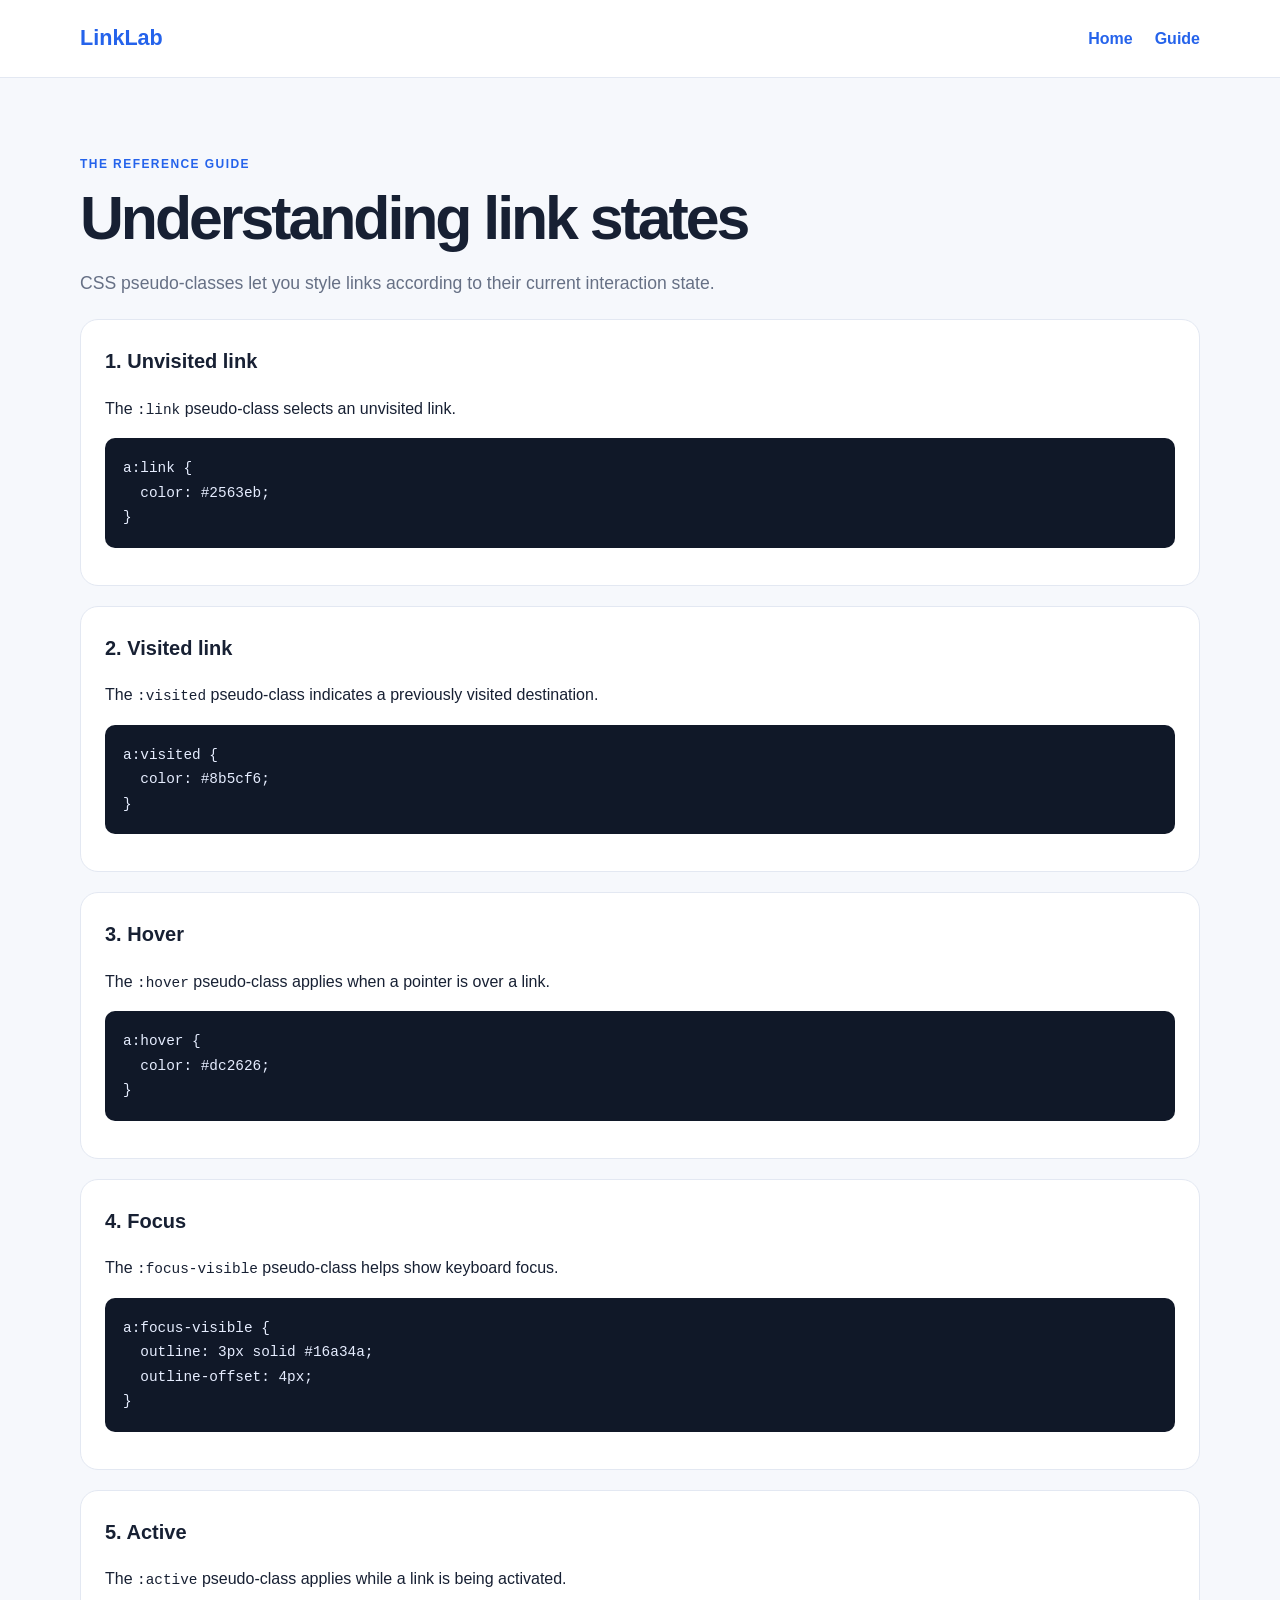
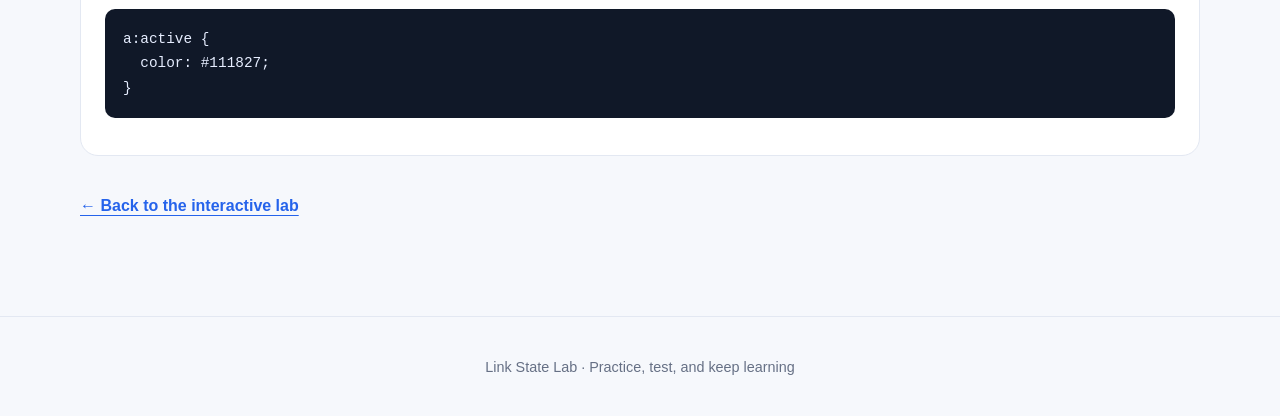
<file: link-state-lab/pages/guide.html>
<!DOCTYPE html>
<html lang="en">
<head>
  <meta charset="UTF-8">
  <meta name="viewport" content="width=device-width, initial-scale=1.0">
  <title>CSS Link States | LinkLab</title>
  <link rel="stylesheet" href="../css/style.css">
</head>
<body>
  <header class="site-header">
    <a class="brand" href="../index.html">Link<span>Lab</span></a>
    <nav aria-label="Main navigation">
      <a href="../index.html">Home</a>
      <a href="guide.html">Guide</a>
    </nav>
  </header>

  <main class="guide-main">
    <p class="eyebrow">THE REFERENCE GUIDE</p>
    <h1>Understanding link states</h1>
    <p class="intro">
      CSS pseudo-classes let you style links according to their current
      interaction state.
    </p>

    <article class="guide-card">
      <h2>1. Unvisited link</h2>
      <p>The <code>:link</code> pseudo-class selects an unvisited link.</p>
      <pre><code>a:link {
  color: #2563eb;
}</code></pre>
    </article>

    <article class="guide-card">
      <h2>2. Visited link</h2>
      <p>The <code>:visited</code> pseudo-class indicates a previously visited destination.</p>
      <pre><code>a:visited {
  color: #8b5cf6;
}</code></pre>
    </article>

    <article class="guide-card">
      <h2>3. Hover</h2>
      <p>The <code>:hover</code> pseudo-class applies when a pointer is over a link.</p>
      <pre><code>a:hover {
  color: #dc2626;
}</code></pre>
    </article>

    <article class="guide-card">
      <h2>4. Focus</h2>
      <p>The <code>:focus-visible</code> pseudo-class helps show keyboard focus.</p>
      <pre><code>a:focus-visible {
  outline: 3px solid #16a34a;
  outline-offset: 4px;
}</code></pre>
    </article>

    <article class="guide-card">
      <h2>5. Active</h2>
      <p>The <code>:active</code> pseudo-class applies while a link is being activated.</p>
      <pre><code>a:active {
  color: #111827;
}</code></pre>
    </article>

    <p class="back-link"><a href="../index.html">← Back to the interactive lab</a></p>
  </main>

  <footer>
    <p>Link State Lab · Practice, test, and keep learning</p>
  </footer>
</body>
</html>
</file>
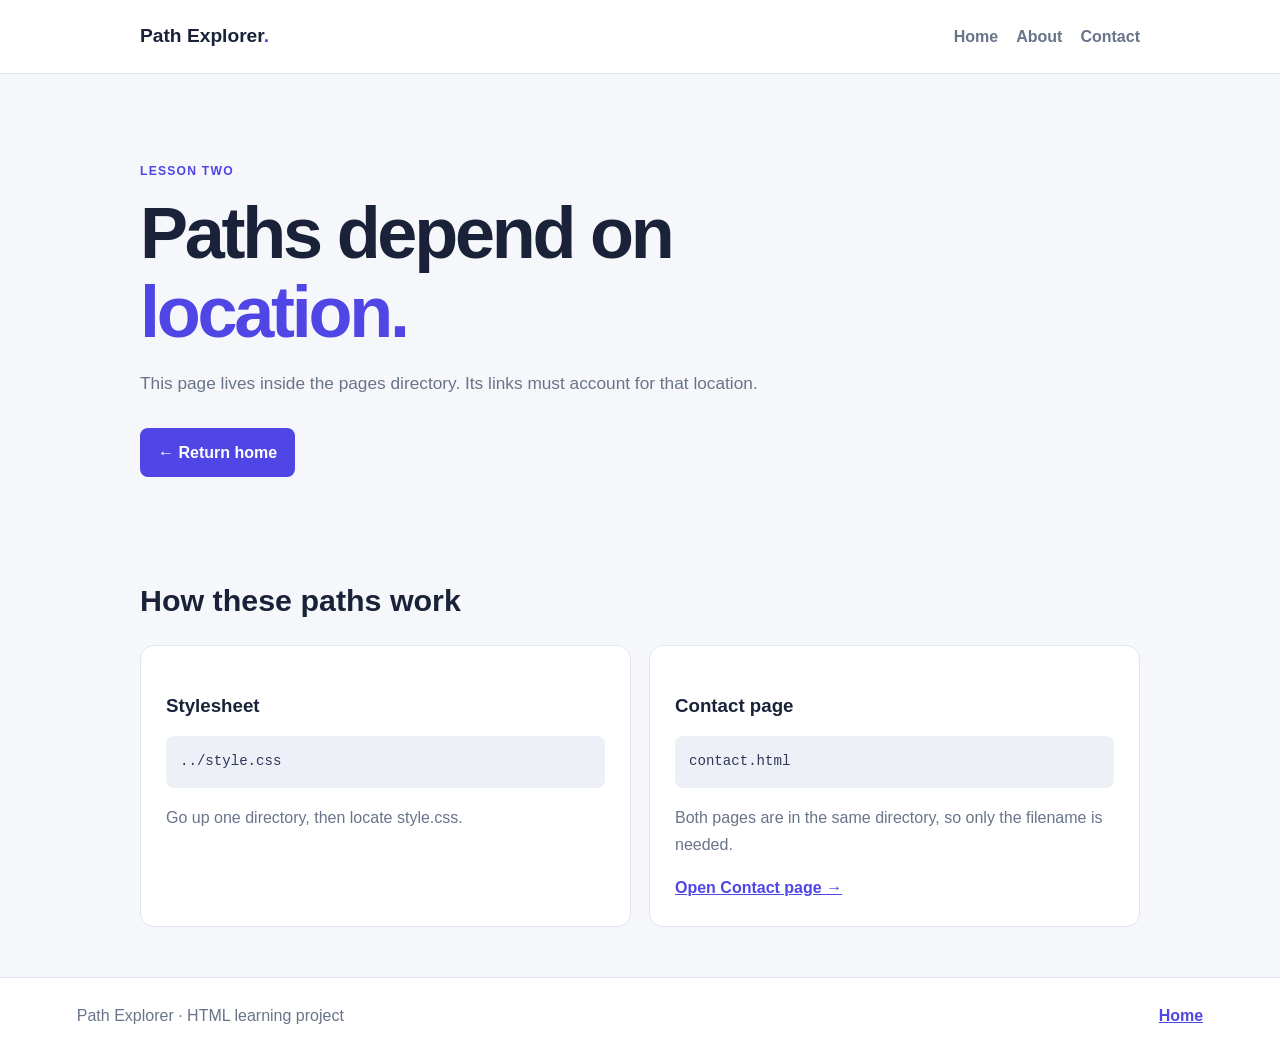
<file: path-explorer/pages/about.html>
<!DOCTYPE html>
<html lang="en">
<head>
  <meta charset="UTF-8">
  <meta name="viewport" content="width=device-width, initial-scale=1.0">
  <title>About Paths | Path Explorer</title>
  <link rel="stylesheet" href="../style.css">
</head>
<body>
  <header class="header">
    <a class="brand" href="../index.html">Path Explorer<span>.</span></a>
    <nav aria-label="Main navigation">
      <a href="../index.html">Home</a>
      <a href="about.html">About</a>
      <a href="contact.html">Contact</a>
    </nav>
  </header>

  <main>
    <section class="hero">
      <p class="eyebrow">LESSON TWO</p>
      <h1>Paths depend on <span>location.</span></h1>
      <p>This page lives inside the pages directory. Its links must account for that location.</p>
      <a class="button" href="../index.html">← Return home</a>
    </section>

    <section class="content">
      <h2>How these paths work</h2>
      <article class="lesson-card">
        <h3>Stylesheet</h3>
        <pre><code>../style.css</code></pre>
        <p>Go up one directory, then locate style.css.</p>
      </article>
      <article class="lesson-card">
        <h3>Contact page</h3>
        <pre><code>contact.html</code></pre>
        <p>Both pages are in the same directory, so only the filename is needed.</p>
        <a href="contact.html">Open Contact page →</a>
      </article>
    </section>
  </main>

  <footer>
    <p>Path Explorer · HTML learning project</p>
    <a href="../index.html">Home</a>
  </footer>
</body>
</html>
</file>
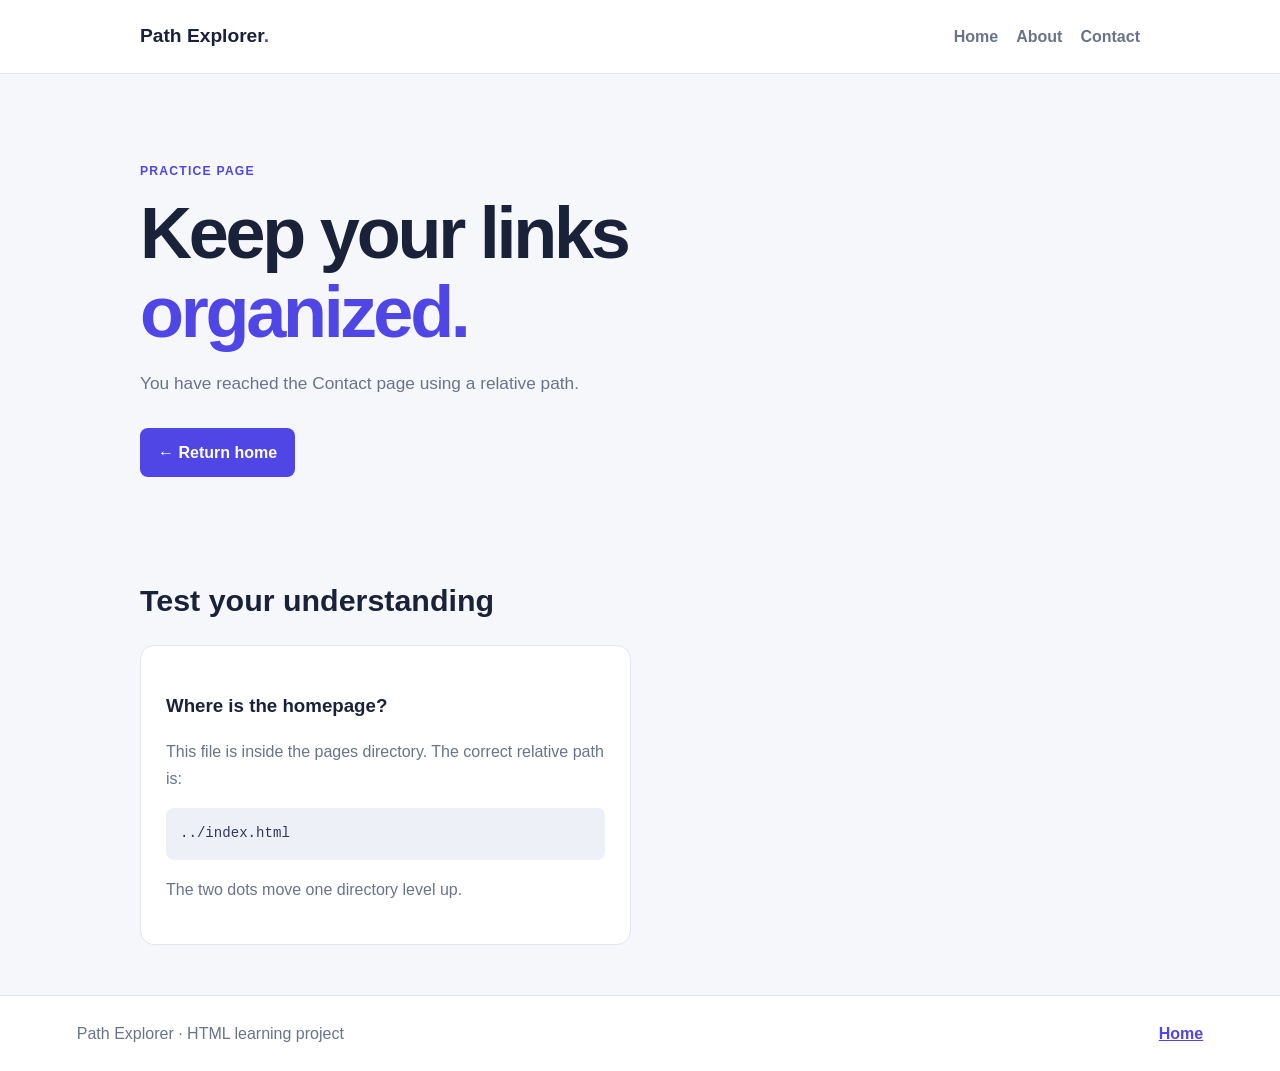
<file: path-explorer/pages/contact.html>
<!DOCTYPE html>
<html lang="en">
<head>
  <meta charset="UTF-8">
  <meta name="viewport" content="width=device-width, initial-scale=1.0">
  <title>Contact | Path Explorer</title>
  <link rel="stylesheet" href="../style.css">
</head>
<body>
  <header class="header">
    <a class="brand" href="../index.html">Path Explorer<span>.</span></a>
    <nav aria-label="Main navigation">
      <a href="../index.html">Home</a>
      <a href="about.html">About</a>
      <a href="contact.html">Contact</a>
    </nav>
  </header>

  <main>
    <section class="hero">
      <p class="eyebrow">PRACTICE PAGE</p>
      <h1>Keep your links <span>organized.</span></h1>
      <p>You have reached the Contact page using a relative path.</p>
      <a class="button" href="../index.html">← Return home</a>
    </section>

    <section class="content">
      <h2>Test your understanding</h2>
      <article class="lesson-card">
        <h3>Where is the homepage?</h3>
        <p>This file is inside the pages directory. The correct relative path is:</p>
        <pre><code>../index.html</code></pre>
        <p>The two dots move one directory level up.</p>
      </article>
    </section>
  </main>

  <footer>
    <p>Path Explorer · HTML learning project</p>
    <a href="../index.html">Home</a>
  </footer>
</body>
</html>
</file>
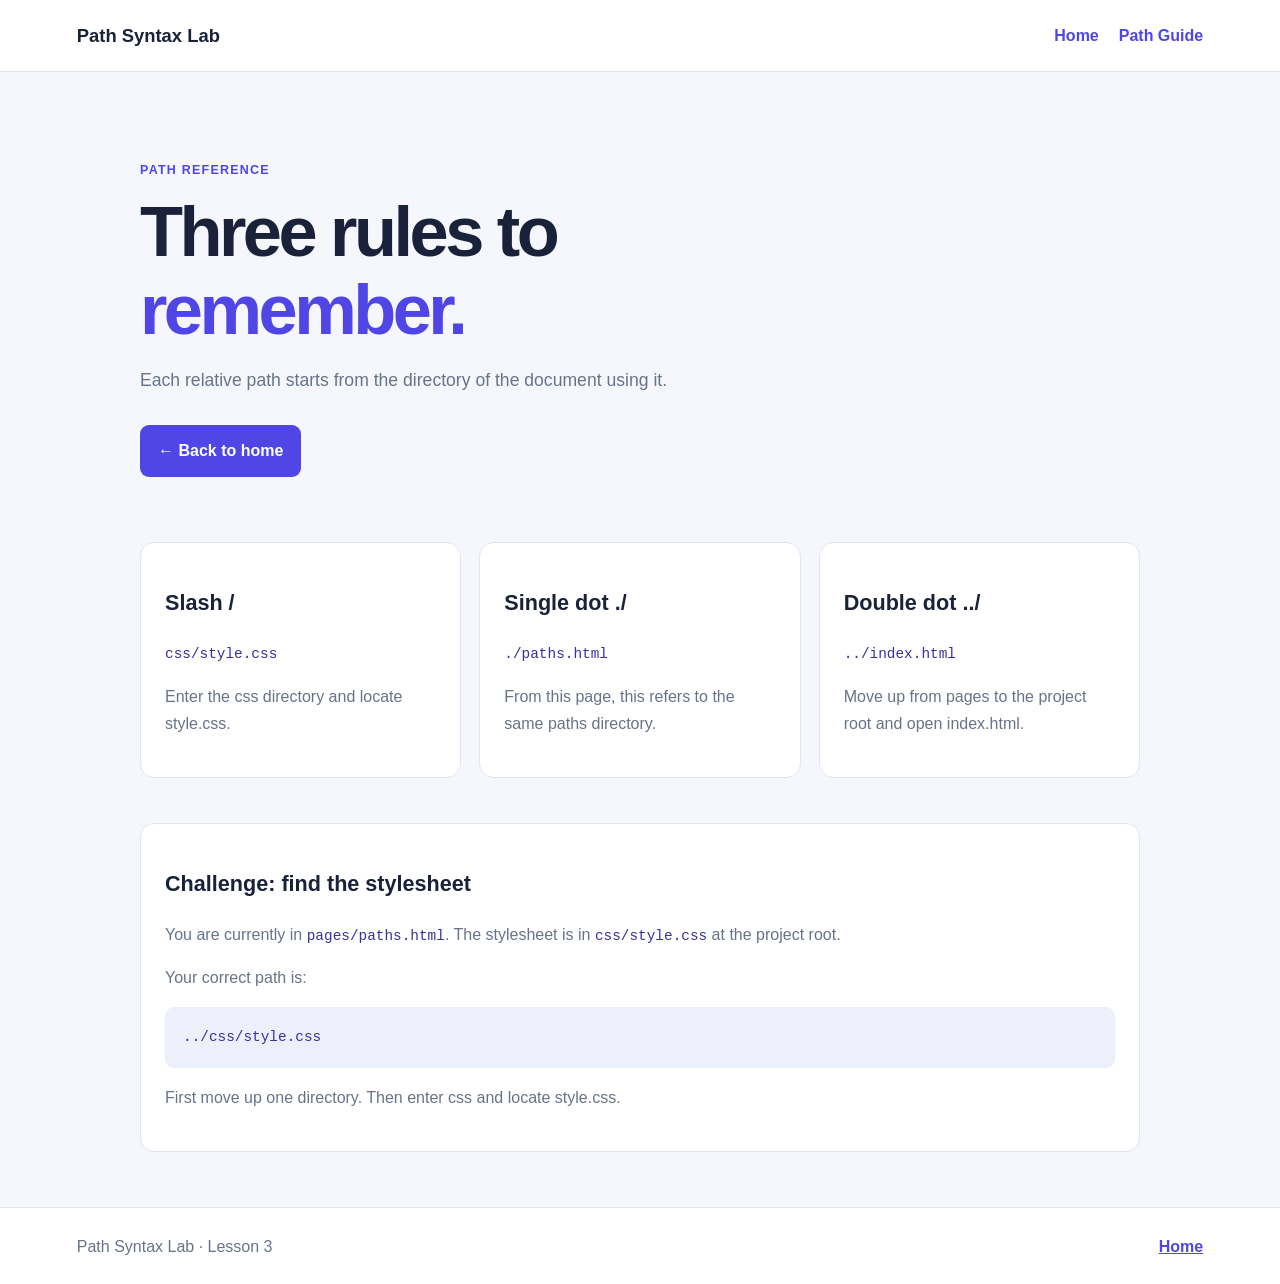
<file: path-syntax-lab/pages/paths.html>
<!DOCTYPE html>
<html lang="en">
<head>
  <meta charset="UTF-8">
  <meta name="viewport" content="width=device-width, initial-scale=1.0">
  <title>Path Guide | Path Syntax Lab</title>
  <link rel="stylesheet" href="../css/style.css">
</head>
<body>
  <header class="header">
    <a class="brand" href="../index.html">Path Syntax Lab</a>
    <nav aria-label="Main navigation">
      <a href="../index.html">Home</a>
      <a href="paths.html">Path Guide</a>
    </nav>
  </header>

  <main>
    <section class="hero">
      <p class="eyebrow">PATH REFERENCE</p>
      <h1>Three rules to <span>remember.</span></h1>
      <p>Each relative path starts from the directory of the document using it.</p>
      <a class="button" href="../index.html">← Back to home</a>
    </section>

    <section class="grid">
      <article class="card">
        <h2>Slash /</h2>
        <code>css/style.css</code>
        <p>Enter the css directory and locate style.css.</p>
      </article>

      <article class="card">
        <h2>Single dot ./</h2>
        <code>./paths.html</code>
        <p>From this page, this refers to the same paths directory.</p>
      </article>

      <article class="card">
        <h2>Double dot ../</h2>
        <code>../index.html</code>
        <p>Move up from pages to the project root and open index.html.</p>
      </article>
    </section>

    <section class="example">
      <h2>Challenge: find the stylesheet</h2>
      <p>
        You are currently in <code>pages/paths.html</code>.
        The stylesheet is in <code>css/style.css</code> at the project root.
      </p>
      <p>Your correct path is:</p>
      <pre><code>../css/style.css</code></pre>
      <p>
        First move up one directory. Then enter css and locate style.css.
      </p>
    </section>
  </main>

  <footer>
    <p>Path Syntax Lab · Lesson 3</p>
    <a href="../index.html">Home</a>
  </footer>
</body>
</html>
</file>
<file: css/site.css>
:root {
  --bg: #f5f7fb;
  --surface: #ffffff;
  --text: #172033;
  --muted: #667085;
  --blue: #315efb;
  --border: #e3e8f0;
}

* {
  box-sizing: border-box;
}

html {
  scroll-behavior: smooth;
}

body {
  margin: 0;
  background: var(--bg);
  color: var(--text);
  font-family: -apple-system, BlinkMacSystemFont, "Segoe UI", sans-serif;
  line-height: 1.7;
}

a {
  color: var(--blue);
  text-underline-offset: 4px;
}

a:focus-visible {
  outline: 3px solid #16834a;
  outline-offset: 4px;
}

.header {
  display: flex;
  justify-content: space-between;
  align-items: center;
  gap: 20px;
  padding: 18px max(6%, calc((100% - 1120px) / 2));
  background: var(--surface);
  border-bottom: 1px solid var(--border);
}

.logo {
  color: var(--text);
  font-size: 1.15rem;
  font-weight: 800;
  text-decoration: none;
  white-space: nowrap;
}

.logo span {
  color: var(--blue);
}

.header nav {
  display: flex;
  flex-wrap: wrap;
  gap: 22px;
}

.header nav a {
  color: var(--muted);
  text-decoration: none;
  font-weight: 600;
}

.header nav a:hover {
  color: var(--blue);
}

.hero,
.section,
.about-panel,
.article {
  width: min(1080px, 88%);
  margin-inline: auto;
}

.hero {
  padding-block: 85px 65px;
}

.eyebrow {
  color: var(--blue);
  font-size: 0.75rem;
  font-weight: 800;
  letter-spacing: 0.13em;
}

h1,
h2,
h3,
p {
  overflow-wrap: anywhere;
}

.hero h1 {
  max-width: 800px;
  margin: 10px 0 20px;
  font-size: clamp(2.6rem, 7vw, 5rem);
  line-height: 1.08;
  letter-spacing: -0.05em;
}

.hero h1 span {
  color: var(--blue);
}

.lead {
  max-width: 720px;
  color: var(--muted);
  font-size: 1.12rem;
}

.button {
  display: inline-block;
  margin-top: 14px;
  padding: 12px 19px;
  border-radius: 10px;
  background: var(--blue);
  color: white;
  font-weight: 700;
  text-decoration: none;
}

.button:hover {
  background: #2448cf;
  color: white;
}

.stats {
  display: flex;
  flex-wrap: wrap;
  gap: 48px;
  margin-top: 55px;
  padding-top: 28px;
  border-top: 1px solid var(--border);
}

.stats div {
  display: grid;
}

.stats strong {
  font-size: 1.8rem;
}

.stats span {
  color: var(--muted);
  font-size: 0.9rem;
}

.section {
  padding-block: 30px 80px;
}

.section-heading {
  margin-bottom: 28px;
}

.section-heading h2,
.about-panel h2 {
  margin: 5px 0;
  font-size: clamp(1.8rem, 4vw, 2.5rem);
  line-height: 1.2;
}

.section-heading > p:last-child {
  color: var(--muted);
}

.lesson-grid {
  display: grid;
  grid-template-columns: repeat(2, minmax(0, 1fr));
  gap: 20px;
}

.lesson-card,
.content-card {
  min-width: 0;
  padding: 27px;
  background: var(--surface);
  border: 1px solid var(--border);
  border-radius: 17px;
}

.lesson-card {
  display: flex;
  flex-direction: column;
  align-items: flex-start;
}

.lesson-number {
  color: var(--blue);
  font-size: 0.74rem;
  font-weight: 800;
  letter-spacing: 0.1em;
}

.lesson-card h3 {
  margin: 10px 0 4px;
  font-size: 1.35rem;
}

.lesson-card p {
  color: var(--muted);
  margin-top: 6px;
}

.lesson-card > a:last-child {
  margin-top: auto;
  padding-top: 16px;
  font-weight: 700;
}

.tag-list {
  display: flex;
  flex-wrap: wrap;
  gap: 8px;
}

.tag-list span {
  padding: 4px 9px;
  border-radius: 20px;
  background: #edf2ff;
  color: #3150a5;
  font-size: 0.78rem;
}

.about-panel {
  margin-bottom: 80px;
  padding: 35px;
  border-radius: 17px;
  background: #e9efff;
}

.about-panel p {
  max-width: 780px;
}

.article {
  max-width: 850px;
  padding-block: 40px 85px;
}

.back-link {
  display: inline-block;
  margin-bottom: 24px;
  font-weight: 600;
  text-decoration: none;
}

.article h1 {
  margin: 10px 0;
  font-size: clamp(2.2rem, 5vw, 3.6rem);
  line-height: 1.13;
  letter-spacing: -0.04em;
}

.content-card {
  margin-top: 22px;
}

.content-card h2 {
  margin-top: 0;
}

.content-card h3 {
  margin-bottom: 0;
}

.content-card li {
  margin-bottom: 10px;
}

code {
  padding: 2px 5px;
  border-radius: 4px;
  background: #eef1f6;
  font-size: 0.9em;
  overflow-wrap: anywhere;
}

pre {
  overflow-x: auto;
  padding: 18px;
  border-radius: 10px;
  background: #101828;
  color: #e8edff;
  line-height: 1.6;
}

pre code {
  padding: 0;
  background: transparent;
  color: inherit;
  overflow-wrap: normal;
}

.lesson-nav {
  display: flex;
  justify-content: space-between;
  align-items: center;
  gap: 20px;
  margin-top: 32px;
  padding-top: 22px;
  border-top: 1px solid var(--border);
}

.lesson-nav span {
  color: var(--muted);
}

.lesson-nav a {
  font-weight: 700;
}

footer {
  display: flex;
  justify-content: space-between;
  align-items: center;
  flex-wrap: wrap;
  gap: 12px;
  padding: 24px 6%;
  border-top: 1px solid var(--border);
  background: var(--surface);
}

footer p {
  color: var(--muted);
  font-size: 0.88rem;
}

@media (max-width: 650px) {
  .header {
    align-items: flex-start;
    flex-direction: column;
  }

  .hero {
    padding-top: 55px;
  }

  .lesson-grid {
    grid-template-columns: 1fr;
  }

  .stats {
    gap: 22px;
  }

  .lesson-nav {
    align-items: flex-start;
    flex-direction: column;
  }

  .about-panel {
    padding: 24px;
  }
}

@media (prefers-reduced-motion: reduce) {
  html {
    scroll-behavior: auto;
  }
}
</file>
<file: link-state-lab/css/style.css>
:root {
  --background: #f6f8fc;
  --surface: #ffffff;
  --text: #172033;
  --muted: #667085;
  --primary: #2563eb;
  --border: #e3e8f2;
  --radius: 18px;
}

* {
  box-sizing: border-box;
}

html {
  scroll-behavior: smooth;
}

body {
  margin: 0;
  background: var(--background);
  color: var(--text);
  font-family: -apple-system, BlinkMacSystemFont, "Segoe UI", sans-serif;
  line-height: 1.7;
}

a {
  font-weight: 600;
  text-underline-offset: 4px;
  transition: color 160ms ease, background-color 160ms ease;
}

/* LVHFA: link, visited, hover, focus, active */
a:link {
  color: var(--primary);
}

a:visited {
  color: #7950b5;
}

a:hover {
  color: #c02626;
}

a:focus-visible {
  outline: 3px solid #16a34a;
  outline-offset: 4px;
  border-radius: 3px;
}

a:active {
  color: #111827;
}

.site-header {
  display: flex;
  align-items: center;
  justify-content: space-between;
  gap: 24px;
  padding: 20px max(6%, calc((100% - 1120px) / 2));
  background: var(--surface);
  border-bottom: 1px solid var(--border);
}

.brand {
  font-size: 1.35rem;
  font-weight: 800;
  text-decoration: none;
}

.brand span {
  color: var(--primary);
}

.site-header nav {
  display: flex;
  flex-wrap: wrap;
  gap: 22px;
}

.site-header nav a {
  text-decoration: none;
}

.hero,
.lesson-section,
.tip-panel,
.guide-main {
  width: min(1120px, 88%);
  margin-inline: auto;
}

.hero {
  padding-block: 86px 64px;
}

.eyebrow,
.state-number {
  color: var(--primary);
  font-size: 0.75rem;
  font-weight: 800;
  letter-spacing: 0.12em;
}

.hero h1,
.guide-main h1 {
  max-width: 760px;
  margin: 10px 0;
  font-size: clamp(2.5rem, 6vw, 4.7rem);
  line-height: 1.08;
  letter-spacing: -0.05em;
}

.hero h1 span {
  color: var(--primary);
}

.intro {
  max-width: 650px;
  color: var(--muted);
  font-size: 1.1rem;
}

.primary-link {
  display: inline-block;
  margin-top: 18px;
  padding: 12px 20px;
  border-radius: 10px;
  background: var(--primary);
  color: #ffffff !important;
  text-decoration: none;
}

.primary-link:hover {
  background: #1d4ed8;
  color: #ffffff;
}

.lesson-section {
  padding-block: 30px 70px;
}

.section-heading {
  margin-bottom: 28px;
}

.section-heading h2,
.tip-panel h2 {
  margin-bottom: 4px;
  font-size: clamp(1.7rem, 4vw, 2.4rem);
  line-height: 1.2;
}

.section-heading > p:last-child,
.state-card > p:not(.state-number) {
  color: var(--muted);
}

.state-grid {
  display: grid;
  grid-template-columns: repeat(3, minmax(0, 1fr));
  gap: 18px;
}

.state-card,
.guide-card {
  min-width: 0;
  padding: 24px;
  background: var(--surface);
  border: 1px solid var(--border);
  border-radius: var(--radius);
}

.state-card h3 {
  margin: 8px 0;
}

.state-card .demo-link {
  display: inline-block;
  margin-top: 10px;
}

.code-card {
  background: #edf3ff;
}

.code-card code,
.guide-card code {
  overflow-wrap: anywhere;
  font-size: 0.9rem;
}

.tip-panel {
  margin-bottom: 72px;
  padding: 34px;
  border-radius: var(--radius);
  background: #e9efff;
}

.tip-panel p {
  max-width: 700px;
}

footer {
  padding: 24px 6%;
  border-top: 1px solid var(--border);
  color: var(--muted);
  text-align: center;
  font-size: 0.9rem;
}

.guide-main {
  padding-block: 64px 80px;
}

.guide-main h1 {
  font-size: clamp(2.3rem, 5vw, 3.8rem);
}

.guide-card {
  margin-top: 20px;
}

.guide-card h2 {
  margin-top: 0;
  font-size: 1.25rem;
}

.guide-card pre {
  overflow-x: auto;
  padding: 18px;
  border-radius: 10px;
  background: #101828;
  color: #e6edff;
}

.back-link {
  margin-top: 36px;
}

@media (max-width: 760px) {
  .site-header {
    align-items: flex-start;
    flex-direction: column;
    padding: 18px 6%;
  }

  .hero {
    padding-top: 58px;
  }

  .state-grid {
    grid-template-columns: repeat(2, minmax(0, 1fr));
  }
}

@media (max-width: 500px) {
  .state-grid {
    grid-template-columns: 1fr;
  }

  .state-card,
  .guide-card,
  .tip-panel {
    padding: 20px;
  }
}

@media (prefers-reduced-motion: reduce) {
  html {
    scroll-behavior: auto;
  }

  *,
  *::before,
  *::after {
    transition-duration: 0.01ms !important;
  }
}
</file>
<file: path-explorer/style.css>
:root {
  --background: #f6f7fb;
  --surface: #ffffff;
  --text: #192238;
  --muted: #69748a;
  --accent: #4f46e5;
  --border: #e1e5ef;
}

* {
  box-sizing: border-box;
}

html {
  scroll-behavior: smooth;
}

body {
  margin: 0;
  background: var(--background);
  color: var(--text);
  font-family: -apple-system, BlinkMacSystemFont, "Segoe UI", sans-serif;
  line-height: 1.7;
}

a {
  color: var(--accent);
  font-weight: 650;
}

a:focus-visible {
  outline: 3px solid #818cf8;
  outline-offset: 4px;
}

.header {
  display: flex;
  justify-content: space-between;
  align-items: center;
  gap: 20px;
  padding: 20px max(6%, calc((100% - 1000px) / 2));
  background: var(--surface);
  border-bottom: 1px solid var(--border);
}

.brand {
  color: var(--text);
  font-size: 1.2rem;
  font-weight: 800;
  text-decoration: none;
}

.brand span,
.hero h1 span {
  color: var(--accent);
}

nav {
  display: flex;
  flex-wrap: wrap;
  gap: 18px;
}

nav a {
  color: var(--muted);
  text-decoration: none;
}

main {
  width: min(1000px, 88%);
  margin: auto;
}

.hero {
  padding: 75px 0 48px;
}

.eyebrow,
.tag {
  color: var(--accent);
  font-size: 0.76rem;
  font-weight: 800;
  letter-spacing: 0.1em;
}

h1 {
  max-width: 750px;
  margin: 8px 0 16px;
  font-size: clamp(2.5rem, 7vw, 4.5rem);
  line-height: 1.1;
  letter-spacing: -0.045em;
}

.hero > p:not(.eyebrow) {
  max-width: 620px;
  color: var(--muted);
  font-size: 1.08rem;
}

.button {
  display: inline-block;
  margin-top: 12px;
  padding: 11px 18px;
  border-radius: 8px;
  background: var(--accent);
  color: white;
  text-decoration: none;
}

.button:hover {
  background: #3730a3;
}

.content {
  display: grid;
  grid-template-columns: repeat(2, minmax(0, 1fr));
  gap: 18px;
  padding: 25px 0 50px;
}

.content > h2 {
  grid-column: 1 / -1;
  margin-bottom: 0;
  font-size: 1.9rem;
}

.lesson-card,
.path-example {
  padding: 25px;
  background: var(--surface);
  border: 1px solid var(--border);
  border-radius: 14px;
}

.lesson-card h3 {
  margin-bottom: 8px;
}

.lesson-card p,
.path-example p {
  color: var(--muted);
}

pre {
  overflow-x: auto;
  padding: 14px;
  border-radius: 8px;
  background: #eef0f8;
  color: #30375a;
  font-size: 0.88rem;
}

code {
  font-family: Menlo, Monaco, monospace;
  overflow-wrap: anywhere;
}

.note {
  font-size: 0.9rem;
}

.path-example {
  margin-bottom: 55px;
}

footer {
  display: flex;
  justify-content: space-between;
  gap: 16px;
  padding: 24px 6%;
  background: var(--surface);
  border-top: 1px solid var(--border);
  color: var(--muted);
}

footer p {
  margin: 0;
}

@media (max-width: 650px) {
  .header {
    align-items: flex-start;
    flex-direction: column;
    padding: 18px 6%;
  }

  main {
    width: 90%;
  }

  .hero {
    padding-top: 48px;
  }

  .content {
    grid-template-columns: 1fr;
  }

  .content > h2 {
    font-size: 1.6rem;
  }

  .lesson-card,
  .path-example {
    padding: 20px;
  }
}
</file>
<file: path-syntax-lab/css/style.css>
:root {
  --background: #f5f7fc;
  --surface: #ffffff;
  --text: #192238;
  --muted: #68738a;
  --accent: #4f46e5;
  --border: #e0e5ef;
}

* {
  box-sizing: border-box;
}

body {
  margin: 0;
  background: var(--background);
  color: var(--text);
  font-family: -apple-system, BlinkMacSystemFont, "Segoe UI", sans-serif;
  line-height: 1.7;
}

a {
  color: var(--accent);
  font-weight: 650;
}

a:focus-visible {
  outline: 3px solid #818cf8;
  outline-offset: 4px;
}

.header {
  display: flex;
  justify-content: space-between;
  align-items: center;
  gap: 20px;
  padding: 20px 6%;
  background: var(--surface);
  border-bottom: 1px solid var(--border);
}

.brand {
  color: var(--text);
  font-size: 1.15rem;
  font-weight: 800;
  text-decoration: none;
}

nav {
  display: flex;
  flex-wrap: wrap;
  gap: 20px;
}

nav a {
  text-decoration: none;
}

main {
  width: min(1000px, 88%);
  margin: auto;
}

.hero {
  padding: 75px 0 50px;
}

.eyebrow,
.number {
  color: var(--accent);
  font-size: 0.78rem;
  font-weight: 800;
  letter-spacing: 0.1em;
}

h1 {
  max-width: 720px;
  margin: 10px 0;
  font-size: clamp(2.5rem, 7vw, 4.4rem);
  line-height: 1.1;
  letter-spacing: -0.05em;
}

h1 span {
  color: var(--accent);
}

.hero > p:not(.eyebrow) {
  max-width: 650px;
  color: var(--muted);
  font-size: 1.1rem;
}

.button {
  display: inline-block;
  margin-top: 12px;
  padding: 12px 18px;
  border-radius: 9px;
  background: var(--accent);
  color: white;
  text-decoration: none;
}

.button:hover {
  background: #3730a3;
}

.grid {
  display: grid;
  grid-template-columns: repeat(3, minmax(0, 1fr));
  gap: 18px;
  padding: 15px 0 45px;
}

.card,
.example {
  padding: 24px;
  background: var(--surface);
  border: 1px solid var(--border);
  border-radius: 14px;
}

.card h2,
.example h2 {
  font-size: 1.35rem;
}

.card p,
.example p {
  color: var(--muted);
}

.card code,
.example code {
  overflow-wrap: anywhere;
  color: #3730a3;
  font-size: 0.9rem;
}

.number {
  display: inline-block;
  margin-bottom: 12px;
}

pre {
  overflow-x: auto;
  padding: 18px;
  border-radius: 9px;
  background: #edf0fa;
  color: #293354;
  font-size: 0.9rem;
}

.example {
  margin-bottom: 55px;
}

footer {
  display: flex;
  justify-content: space-between;
  gap: 20px;
  padding: 25px 6%;
  background: var(--surface);
  border-top: 1px solid var(--border);
}

footer p {
  margin: 0;
  color: var(--muted);
}

@media (max-width: 720px) {
  .header {
    align-items: flex-start;
    flex-direction: column;
  }

  main {
    width: 90%;
  }

  .hero {
    padding-top: 48px;
  }

  .grid {
    grid-template-columns: 1fr;
  }

  .card,
  .example {
    padding: 20px;
  }

  footer {
    flex-direction: column;
  }
}
</file>
